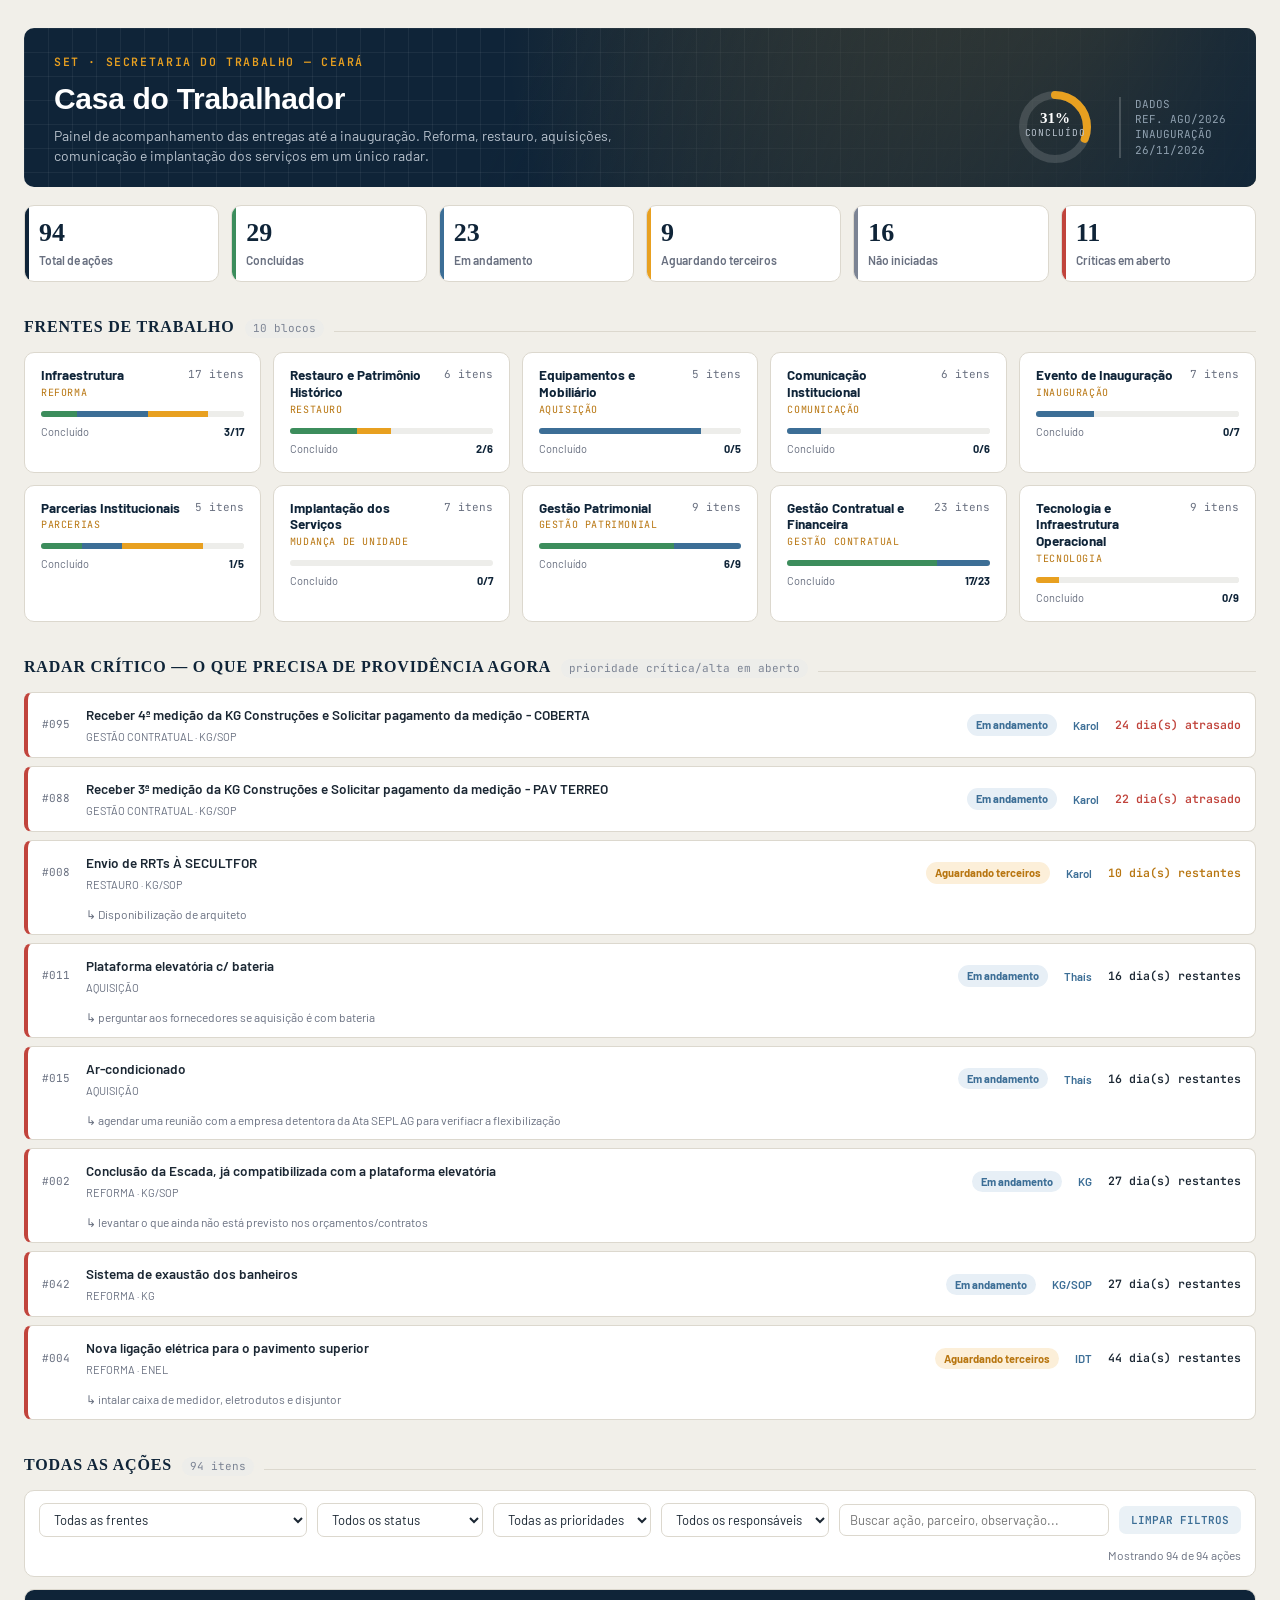
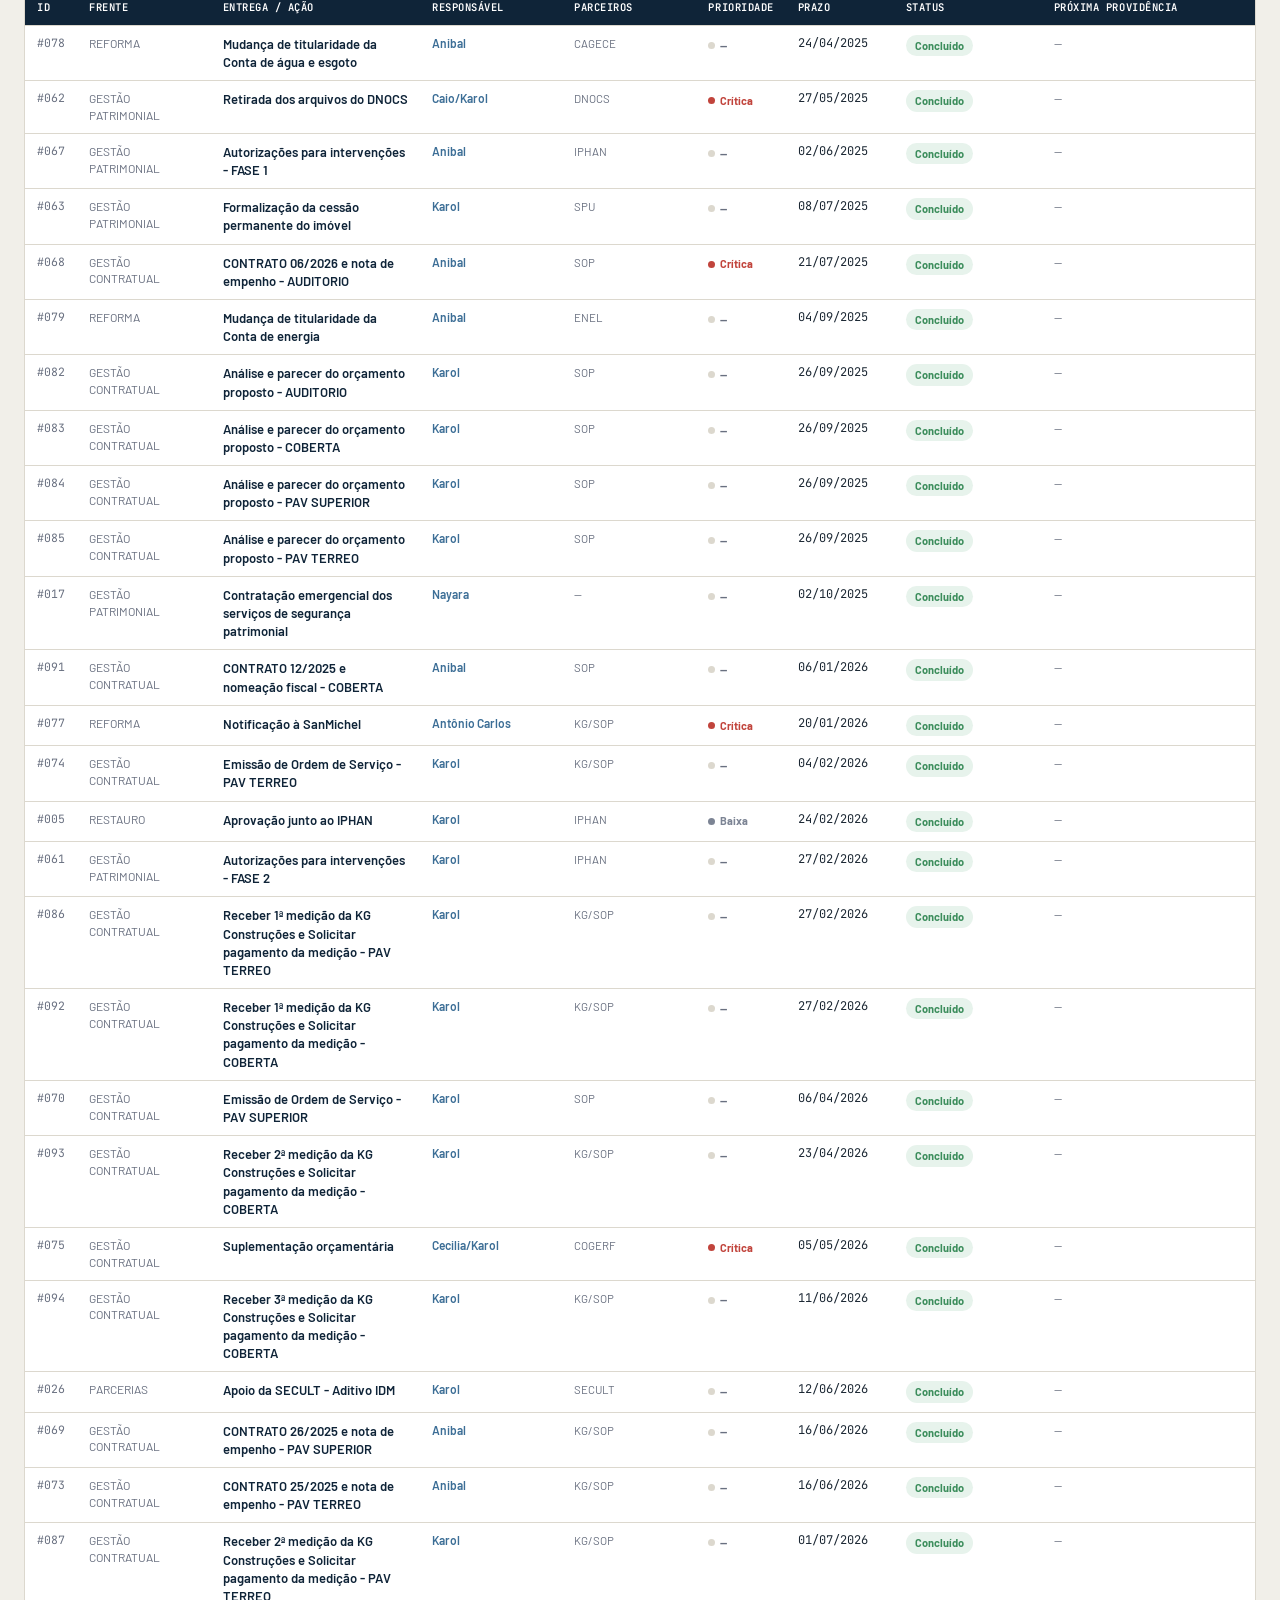
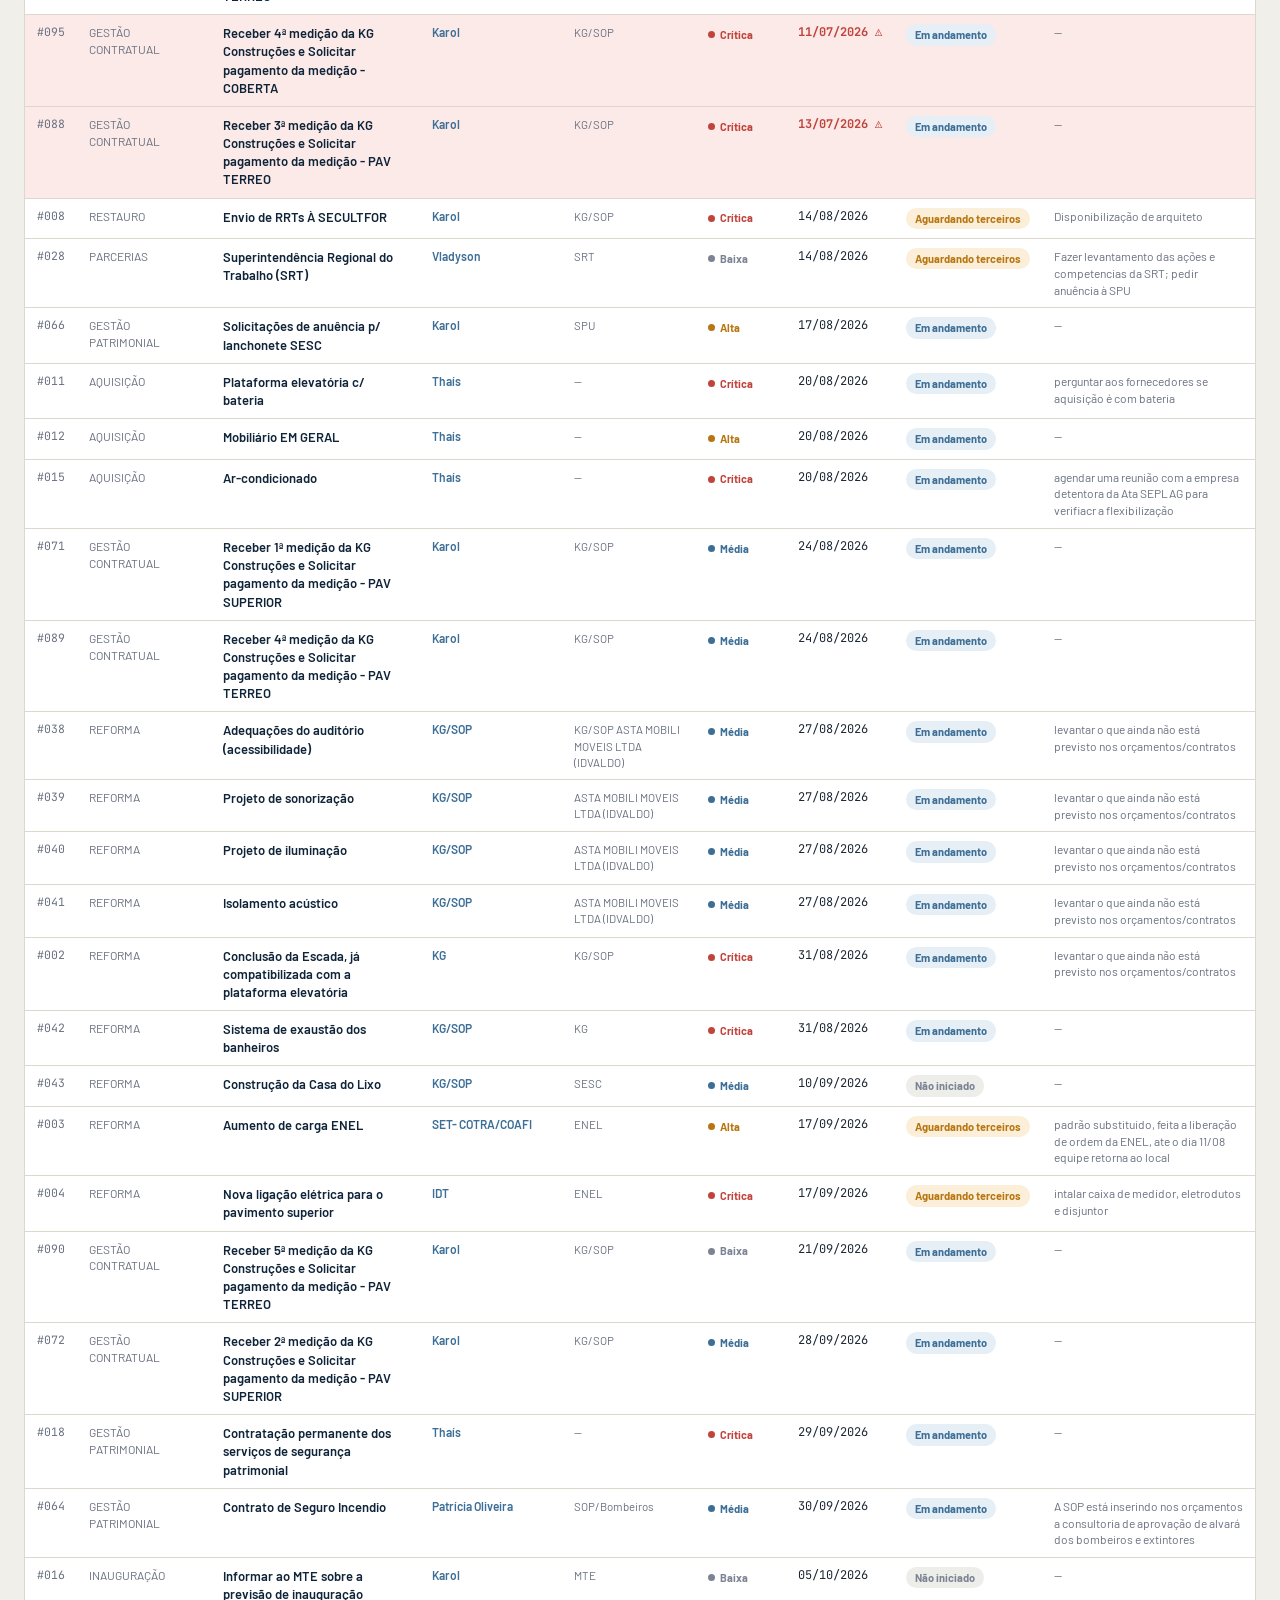
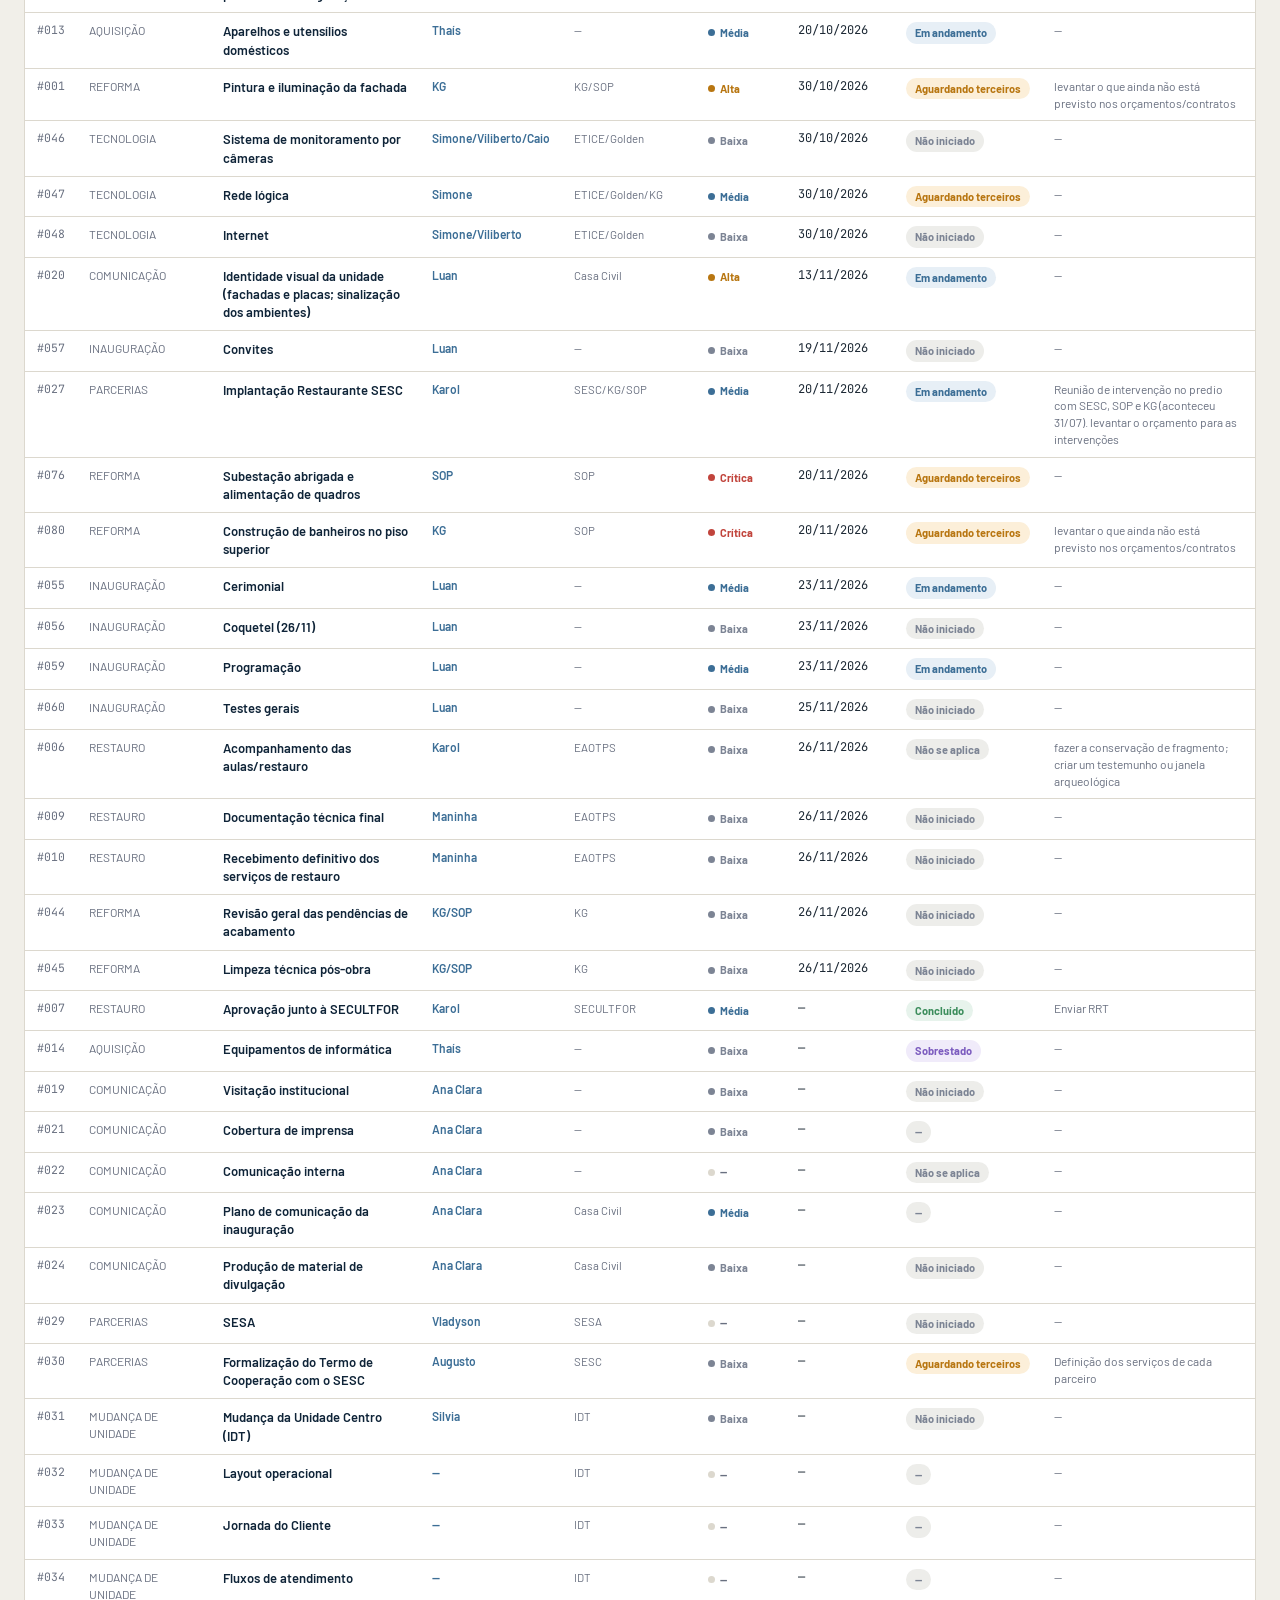
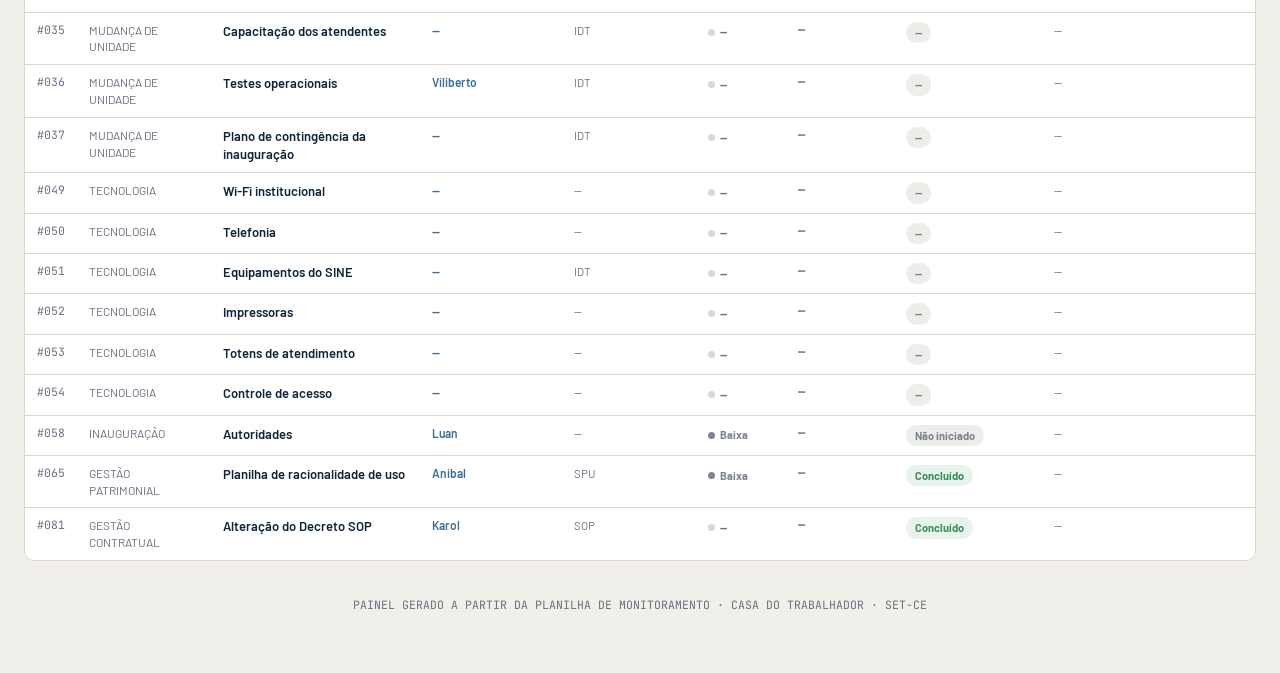
<file: Painel_Casa_do_Trabalhador.html>
<!DOCTYPE html>
<html lang="pt-BR">
<head>
<meta charset="UTF-8">
<meta name="viewport" content="width=device-width, initial-scale=1.0">
<title>Casa do Trabalhador — Painel de Acompanhamento</title>
<link rel="preconnect" href="https://fonts.googleapis.com">
<link href="https://fonts.googleapis.com/css2?family=Archivo+Expanded:wght@600;700;800&family=Barlow:ital,wght@0,400;0,500;0,600;0,700;1,500&family=JetBrains+Mono:wght@400;500;600&display=swap" rel="stylesheet">
<style>
  :root{
    --ink:#0F2438;
    --steel:#3C6E96;
    --steel-light:#EAF1F6;
    --amber:#E8A020;
    --amber-dark:#B87611;
    --concrete:#7C8494;
    --paper:#F1EFE9;
    --card:#FFFFFF;
    --line:#DCD8CE;
    --green:#3C8D5C;
    --green-bg:#E7F3EC;
    --red:#C1443C;
    --red-bg:#FBEAE8;
    --gray-bg:#EDEDEA;
    --blue-bg:#E7EFF6;
    --purple:#7C5CBF;
    --purple-bg:#F0EBFA;
    --text:#1B2733;
    --muted:#697080;
    --radius:10px;
  }
  *{box-sizing:border-box;}
  body{
    margin:0;
    background:var(--paper);
    color:var(--text);
    font-family:'Barlow', sans-serif;
    font-size:15px;
    line-height:1.4;
  }
  .wrap{max-width:1320px;margin:0 auto;padding:28px 24px 60px;}

  /* ---------- HEADER (blueprint style) ---------- */
  header.top{
    background:var(--ink);
    color:#fff;
    border-radius:var(--radius);
    padding:26px 30px 22px;
    position:relative;
    overflow:hidden;
    background-image:
      linear-gradient(rgba(255,255,255,0.055) 1px, transparent 1px),
      linear-gradient(90deg, rgba(255,255,255,0.055) 1px, transparent 1px);
    background-size:24px 24px;
  }
  header.top::after{
    content:"";
    position:absolute; inset:0;
    background:linear-gradient(115deg, rgba(15,36,56,0.0) 40%, rgba(15,36,56,0.92) 100%), radial-gradient(circle at 88% -10%, rgba(232,160,32,0.35), transparent 55%);
    pointer-events:none;
  }
  .top-inner{position:relative; z-index:1; display:flex; justify-content:space-between; align-items:flex-end; flex-wrap:wrap; gap:18px;}
  .eyebrow{
    font-family:'JetBrains Mono', monospace;
    font-size:11.5px; letter-spacing:.14em; text-transform:uppercase;
    color:var(--amber); font-weight:600; margin-bottom:8px;
  }
  h1{
    font-family:'Archivo Expanded', sans-serif;
    font-weight:800;
    font-size:30px;
    margin:0 0 6px;
    letter-spacing:-.01em;
  }
  .sub{color:#B9C3CE; font-size:14px; max-width:560px;}
  .top-meta{
    display:flex; gap:26px; align-items:center;
  }
  .ring-wrap{display:flex; flex-direction:column; align-items:center; gap:2px;}
  .ring-num{font-family:'Archivo Expanded'; font-size:15px; font-weight:800; fill:#fff;}
  .ring-label{font-family:'JetBrains Mono', monospace; font-size:9.5px; color:#B9C3CE; letter-spacing:.08em; text-transform:uppercase;}
  .updated{
    font-family:'JetBrains Mono', monospace; font-size:11px; color:#8FA0AF;
    border-left:2px solid rgba(255,255,255,0.18); padding-left:14px;
  }

  /* ---------- KPI ROW ---------- */
  .kpis{display:grid; grid-template-columns:repeat(6,1fr); gap:12px; margin-top:18px;}
  .kpi{
    background:var(--card); border:1px solid var(--line); border-radius:var(--radius);
    padding:14px 14px 12px; position:relative; overflow:hidden;
  }
  .kpi::before{content:""; position:absolute; left:0; top:0; bottom:0; width:4px; background:var(--bar,#ccc);}
  .kpi .num{font-family:'Archivo Expanded'; font-size:26px; font-weight:800; color:var(--ink); line-height:1;}
  .kpi .lbl{font-size:12px; color:var(--muted); margin-top:6px; font-weight:600;}
  .kpi.total{--bar:var(--ink);}
  .kpi.done{--bar:var(--green);}
  .kpi.progress{--bar:var(--steel);}
  .kpi.waiting{--bar:var(--amber);}
  .kpi.notstarted{--bar:var(--concrete);}
  .kpi.critical{--bar:var(--red);}

  /* ---------- SECTION TITLES ---------- */
  .section-title{
    display:flex; align-items:baseline; gap:10px; margin:34px 0 14px;
  }
  .section-title h2{
    font-family:'Archivo Expanded'; font-size:16px; text-transform:uppercase; letter-spacing:.05em;
    margin:0; color:var(--ink);
  }
  .section-title .tag{
    font-family:'JetBrains Mono', monospace; font-size:11px; color:var(--concrete);
    background:var(--gray-bg); padding:2px 8px; border-radius:20px;
  }
  .section-title .rule{flex:1; height:1px; background:var(--line);}

  /* ---------- BLOCOS (frentes) ---------- */
  .blocks{display:grid; grid-template-columns:repeat(auto-fill, minmax(230px,1fr)); gap:12px;}
  .block{
    background:var(--card); border:1px solid var(--line); border-radius:var(--radius);
    padding:14px 16px 15px; cursor:pointer; transition:box-shadow .15s, border-color .15s, transform .1s;
  }
  .block:hover{box-shadow:0 4px 14px rgba(15,36,56,0.10); transform:translateY(-1px);}
  .block.active{border-color:var(--steel); box-shadow:0 0 0 2px var(--steel-light) inset, 0 4px 14px rgba(15,36,56,0.10);}
  .block-top{display:flex; justify-content:space-between; align-items:flex-start; gap:8px;}
  .block-name{font-weight:700; font-size:13.5px; color:var(--ink); line-height:1.25;}
  .block-count{font-family:'JetBrains Mono'; font-size:11px; color:var(--muted); white-space:nowrap;}
  .block-alt{font-family:'JetBrains Mono', monospace; font-size:10px; color:var(--amber-dark); text-transform:uppercase; letter-spacing:.06em; margin-top:2px;}
  .block-bar{height:6px; border-radius:4px; background:var(--gray-bg); margin-top:11px; overflow:hidden; display:flex;}
  .block-bar span{height:100%;}
  .block-foot{display:flex; justify-content:space-between; margin-top:7px; font-size:11px; color:var(--muted);}
  .block-foot b{color:var(--ink); font-weight:700;}

  /* ---------- RADAR CRITICO ---------- */
  .radar{display:flex; flex-direction:column; gap:8px;}
  .radar-item{
    background:var(--card); border:1px solid var(--line); border-left:4px solid var(--red);
    border-radius:8px; padding:11px 14px; display:grid; grid-template-columns:auto 1fr auto auto auto; gap:16px; align-items:center;
  }
  .radar-item.warn{border-left-color:var(--amber);}
  .radar-id{font-family:'JetBrains Mono'; font-size:11px; color:var(--muted);}
  .radar-name{font-weight:600; font-size:13.5px;}
  .radar-frente{font-size:11px; color:var(--muted);}
  .radar-days{font-family:'JetBrains Mono'; font-size:11.5px; font-weight:600; white-space:nowrap;}
  .radar-days.late{color:var(--red);}
  .radar-days.soon{color:var(--amber-dark);}
  .radar-resp{font-size:11.5px; color:var(--steel); font-weight:600; white-space:nowrap;}
  .radar-next{font-size:12px; color:var(--muted); grid-column:2/3; margin-top:-4px;}
  .radar-empty{color:var(--muted); font-size:13px; padding:14px; text-align:center; background:var(--card); border:1px dashed var(--line); border-radius:8px;}

  /* ---------- FILTERS ---------- */
  .filters{
    display:flex; flex-wrap:wrap; gap:10px; align-items:center;
    background:var(--card); border:1px solid var(--line); border-radius:var(--radius);
    padding:12px 14px; margin-top:14px;
  }
  .filters select, .filters input[type=text]{
    font-family:'Barlow'; font-size:13px; padding:7px 10px; border-radius:7px; border:1px solid var(--line);
    background:#fff; color:var(--text); min-width:130px;
  }
  .filters input[type=text]{min-width:220px; flex:1;}
  .filters .clear{
    font-family:'JetBrains Mono'; font-size:11px; color:var(--steel); cursor:pointer; background:var(--steel-light);
    border:none; padding:7px 12px; border-radius:7px; font-weight:600;
  }
  .filters .clear:hover{background:#dfe9f1;}
  .count-showing{font-size:12px; color:var(--muted); margin-left:auto; white-space:nowrap;}

  /* ---------- TABLE ---------- */
  .table-scroll{margin-top:12px; border:1px solid var(--line); border-radius:var(--radius); overflow:auto; background:var(--card);}
  table{border-collapse:collapse; width:100%; min-width:1100px; font-size:13px;}
  thead th{
    position:sticky; top:0; background:var(--ink); color:#fff; text-align:left; padding:10px 12px;
    font-family:'JetBrains Mono'; font-size:10.5px; text-transform:uppercase; letter-spacing:.05em; font-weight:600;
    cursor:pointer; user-select:none; white-space:nowrap;
  }
  thead th:hover{background:#193049;}
  thead th.sorted::after{content:" ▾"; color:var(--amber);}
  tbody tr{border-top:1px solid var(--line);}
  tbody tr:hover{background:var(--paper);}
  tbody tr.overdue{background:var(--red-bg);}
  tbody tr.overdue:hover{background:#f7dcd9;}
  td{padding:9px 12px; vertical-align:top;}
  td.id{font-family:'JetBrains Mono'; color:var(--muted); font-size:11.5px;}
  td.entrega{font-weight:600; color:var(--ink); max-width:230px;}
  td.frente-cell{font-size:12px; color:var(--muted); max-width:150px;}
  td.prazo{font-family:'JetBrains Mono'; font-size:12px; white-space:nowrap;}
  td.prazo.late{color:var(--red); font-weight:700;}
  td.next{font-size:12px; color:var(--muted); max-width:230px;}
  td.resp{font-size:12px; font-weight:600; color:var(--steel);}
  td.parc{font-size:11.5px; color:var(--muted); max-width:140px;}

  .badge{display:inline-block; padding:3px 9px; border-radius:20px; font-size:11px; font-weight:700; white-space:nowrap;}
  .st-Concluído{background:var(--green-bg); color:var(--green);}
  .st-Em_andamento{background:var(--blue-bg); color:var(--steel);}
  .st-Aguardando_terceiros{background:#FCEFD9; color:var(--amber-dark);}
  .st-Não_iniciado{background:var(--gray-bg); color:var(--concrete);}
  .st-Sobrestado{background:var(--purple-bg); color:var(--purple);}
  .st-Não_se_aplica{background:var(--gray-bg); color:var(--concrete);}
  .st-none{background:var(--gray-bg); color:var(--concrete);}

  .prio{font-size:11px; font-weight:700; display:inline-flex; align-items:center; gap:5px;}
  .prio::before{content:""; width:7px; height:7px; border-radius:50%; display:inline-block;}
  .prio-Crítica::before{background:var(--red);}
  .prio-Crítica{color:var(--red);}
  .prio-Alta::before{background:var(--amber-dark);}
  .prio-Alta{color:var(--amber-dark);}
  .prio-Média::before{background:var(--steel);}
  .prio-Média{color:var(--steel);}
  .prio-Baixa::before{background:var(--concrete);}
  .prio-Baixa{color:var(--concrete);}
  .prio-none::before{background:var(--line);}
  .prio-none{color:var(--muted);}

  footer{margin-top:36px; text-align:center; font-size:11.5px; color:var(--muted); font-family:'JetBrains Mono';}

  @media (max-width: 980px){
    .kpis{grid-template-columns:repeat(3,1fr);}
    .top-inner{flex-direction:column; align-items:flex-start;}
  }
  @media (max-width: 600px){
    .kpis{grid-template-columns:repeat(2,1fr);}
    .wrap{padding:16px 12px 40px;}
  }
</style>
</head>
<body>
<div class="wrap">

  <header class="top">
    <div class="top-inner">
      <div>
        <div class="eyebrow">SET · Secretaria do Trabalho — Ceará</div>
        <h1>Casa do Trabalhador</h1>
        <div class="sub">Painel de acompanhamento das entregas até a inauguração. Reforma, restauro, aquisições, comunicação e implantação dos serviços em um único radar.</div>
      </div>
      <div class="top-meta">
        <svg width="76" height="76" viewBox="0 0 76 76" id="ringSvg">
          <circle cx="38" cy="38" r="32" fill="none" stroke="rgba(255,255,255,0.14)" stroke-width="8"/>
          <circle id="ringProgress" cx="38" cy="38" r="32" fill="none" stroke="#E8A020" stroke-width="8" stroke-linecap="round" transform="rotate(-90 38 38)"/>
          <text x="38" y="34" text-anchor="middle" class="ring-num" id="ringPct">0%</text>
          <text x="38" y="47" text-anchor="middle" class="ring-label" font-family="JetBrains Mono" font-size="8" fill="#B9C3CE">CONCLUÍDO</text>
        </svg>
        <div class="updated">DADOS<br>REF. AGO/2026<br>INAUGURAÇÃO<br>26/11/2026</div>
      </div>
    </div>
  </header>

  <div class="kpis" id="kpiRow"></div>

  <div class="section-title">
    <h2>Frentes de trabalho</h2>
    <span class="tag" id="frenteTag">10 blocos</span>
    <div class="rule"></div>
  </div>
  <div class="blocks" id="blocksRow"></div>

  <div class="section-title">
    <h2>Radar crítico — o que precisa de providência agora</h2>
    <span class="tag">prioridade crítica/alta em aberto</span>
    <div class="rule"></div>
  </div>
  <div class="radar" id="radarList"></div>

  <div class="section-title">
    <h2>Todas as ações</h2>
    <span class="tag" id="tableTag">94 itens</span>
    <div class="rule"></div>
  </div>

  <div class="filters">
    <select id="fFrente"><option value="">Todas as frentes</option></select>
    <select id="fStatus"><option value="">Todos os status</option></select>
    <select id="fPrio"><option value="">Todas as prioridades</option></select>
    <select id="fResp"><option value="">Todos os responsáveis</option></select>
    <input type="text" id="fSearch" placeholder="Buscar ação, parceiro, observação...">
    <button class="clear" id="clearFilters">LIMPAR FILTROS</button>
    <span class="count-showing" id="countShowing"></span>
  </div>

  <div class="table-scroll">
    <table id="mainTable">
      <thead>
        <tr>
          <th data-key="id">ID</th>
          <th data-key="frente">Frente</th>
          <th data-key="entrega">Entrega / Ação</th>
          <th data-key="responsavel">Responsável</th>
          <th data-key="parceiros">Parceiros</th>
          <th data-key="prioridade">Prioridade</th>
          <th data-key="prazo">Prazo</th>
          <th data-key="status">Status</th>
          <th data-key="proxima">Próxima providência</th>
        </tr>
      </thead>
      <tbody id="tableBody"></tbody>
    </table>
  </div>

  <footer>PAINEL GERADO A PARTIR DA PLANILHA DE MONITORAMENTO · CASA DO TRABALHADOR · SET-CE</footer>
</div>

<script id="rawData" type="application/json">
[{"id": "001", "frente": "Infraestrutura", "entrega": "Pintura e iluminação da fachada", "inicio": "2026-04-01", "nup": null, "responsavel": "KG", "parceiros": "KG/SOP", "prioridade": "Alta", "prazo": "2026-10-30", "status": "Aguardando terceiros", "proxima": "levantar o que ainda não está previsto nos orçamentos/contratos ", "obs": null}, {"id": "002", "frente": "Infraestrutura", "entrega": "Conclusão da Escada, já compatibilizada com a plataforma elevatória", "inicio": "2026-04-01", "nup": null, "responsavel": "KG", "parceiros": "KG/SOP", "prioridade": "Crítica", "prazo": "2026-08-31", "status": "Em andamento", "proxima": "levantar o que ainda não está previsto nos orçamentos/contratos ", "obs": null}, {"id": "003", "frente": "Infraestrutura", "entrega": "Aumento de carga ENEL", "inicio": "2026-03-17", "nup": "59000.000612/2026-92", "responsavel": "SET- COTRA/COAFI", "parceiros": "ENEL", "prioridade": "Alta", "prazo": "2026-09-17", "status": "Aguardando terceiros", "proxima": "padrão substituido, feita a liberação de ordem da ENEL, ate o dia 11/08 equipe retorna ao local", "obs": "OS 998809560"}, {"id": "004", "frente": "Infraestrutura", "entrega": "Nova ligação elétrica para o pavimento superior", "inicio": "2026-03-17", "nup": "59000.000612/2026-92", "responsavel": "IDT", "parceiros": "ENEL", "prioridade": "Crítica", "prazo": "2026-09-17", "status": "Aguardando terceiros", "proxima": "intalar caixa de medidor, eletrodutos e disjuntor", "obs": null}, {"id": "005", "frente": "Restauro e Patrimônio Histórico", "entrega": "Aprovação junto ao IPHAN", "inicio": "2026-02-10", "nup": "59000.000229/2026-34", "responsavel": "Karol", "parceiros": "IPHAN", "prioridade": "Baixa", "prazo": "2026-02-24", "status": "Concluído", "proxima": null, "obs": "Parecer Técnico n o 13/2026/DIVTEC IPHAN-CE/IPHAN (PROJETOS)"}, {"id": "006", "frente": "Restauro e Patrimônio Histórico", "entrega": "Acompanhamento das aulas/restauro", "inicio": "2026-06-01", "nup": null, "responsavel": "Karol", "parceiros": "EAOTPS", "prioridade": "Baixa", "prazo": "2026-11-26", "status": "Não se aplica", "proxima": "fazer a conservação de fragmento; criar um testemunho ou janela arqueológica", "obs": null}, {"id": "007", "frente": "Restauro e Patrimônio Histórico", "entrega": "Aprovação junto à SECULTFOR", "inicio": "2026-06-08", "nup": null, "responsavel": "Karol", "parceiros": "SECULTFOR", "prioridade": "Média", "prazo": null, "status": "Concluído", "proxima": "Enviar RRT", "obs": null}, {"id": "008", "frente": "Restauro e Patrimônio Histórico", "entrega": "Envio de RRTs À SECULTFOR", "inicio": "2026-03-12", "nup": "59000.000403/2026-49", "responsavel": "Karol", "parceiros": "KG/SOP", "prioridade": "Crítica", "prazo": "2026-08-14", "status": "Aguardando terceiros", "proxima": "Disponibilização de arquiteto", "obs": null}, {"id": "009", "frente": "Restauro e Patrimônio Histórico", "entrega": "Documentação técnica final", "inicio": "2026-11-20", "nup": null, "responsavel": "Maninha", "parceiros": "EAOTPS", "prioridade": "Baixa", "prazo": "2026-11-26", "status": "Não iniciado", "proxima": null, "obs": null}, {"id": "010", "frente": "Restauro e Patrimônio Histórico", "entrega": "Recebimento definitivo dos serviços de restauro", "inicio": "2026-11-20", "nup": null, "responsavel": "Maninha", "parceiros": "EAOTPS", "prioridade": "Baixa", "prazo": "2026-11-26", "status": "Não iniciado", "proxima": null, "obs": null}, {"id": "011", "frente": "Equipamentos e Mobiliário", "entrega": "Plataforma elevatória c/ bateria", "inicio": "2024-07-08", "nup": "59000.000642/2025-18", "responsavel": "Thaís", "parceiros": null, "prioridade": "Crítica", "prazo": "2026-08-20", "status": "Em andamento", "proxima": "perguntar aos fornecedores se aquisição é com bateria", "obs": null}, {"id": "012", "frente": "Equipamentos e Mobiliário", "entrega": "Mobiliário EM GERAL", "inicio": "2024-07-08", "nup": "59000.000320/2025-79", "responsavel": "Thaís", "parceiros": null, "prioridade": "Alta", "prazo": "2026-08-20", "status": "Em andamento", "proxima": null, "obs": null}, {"id": "013", "frente": "Equipamentos e Mobiliário", "entrega": "Aparelhos e utensílios domésticos", "inicio": "2024-07-08", "nup": "59000.000369/2025-21", "responsavel": "Thaís", "parceiros": null, "prioridade": "Média", "prazo": "2026-10-20", "status": "Em andamento", "proxima": null, "obs": null}, {"id": "014", "frente": "Equipamentos e Mobiliário", "entrega": "Equipamentos de informática", "inicio": "2025-05-06", "nup": " 59000.000493/2025-97", "responsavel": "Thaís", "parceiros": null, "prioridade": "Baixa", "prazo": null, "status": "Sobrestado", "proxima": null, "obs": null}, {"id": "015", "frente": "Equipamentos e Mobiliário", "entrega": "Ar-condicionado", "inicio": "2025-03-27", "nup": "59000.000133/2026-76\n59000.000275/2026-33\n59000.000548/2026-40", "responsavel": "Thaís", "parceiros": null, "prioridade": "Crítica", "prazo": "2026-08-20", "status": "Em andamento", "proxima": "agendar uma reunião com a empresa detentora da Ata SEPLAG para verifiacr a flexibilização", "obs": "a infraestrutura atualmente instalada contempla tubulações dimensionadas para equipamentos de 18.000 e 24.000 BTUs, enquanto a previsão de aquisição considera equipamentos de 36.000 BTUs"}, {"id": "016", "frente": "Evento de Inauguração", "entrega": "Informar ao MTE sobre a previsão de inauguração", "inicio": "2025-02-14", "nup": "59000.000223/2025-86", "responsavel": "Karol", "parceiros": "MTE", "prioridade": "Baixa", "prazo": "2026-10-05", "status": "Não iniciado", "proxima": null, "obs": null}, {"id": "017", "frente": "Gestão Patrimonial", "entrega": "Contratação emergencial dos serviços de segurança patrimonial", "inicio": "2025-07-07", "nup": "59000.000766/2025-01\n59400.006331/2023-98", "responsavel": "Nayara", "parceiros": null, "prioridade": null, "prazo": "2025-10-02", "status": "Concluído", "proxima": null, "obs": null}, {"id": "018", "frente": "Gestão Patrimonial", "entrega": "Contratação permanente dos serviços de segurança patrimonial", "inicio": "2024-07-29", "nup": "59000.000523/2024-84", "responsavel": "Thaís", "parceiros": null, "prioridade": "Crítica", "prazo": "2026-09-29", "status": "Em andamento", "proxima": null, "obs": null}, {"id": "019", "frente": "Comunicação Institucional", "entrega": "Visitação institucional", "inicio": "2026-07-13", "nup": null, "responsavel": "Ana Clara", "parceiros": null, "prioridade": "Baixa", "prazo": null, "status": "Não iniciado", "proxima": null, "obs": null}, {"id": "020", "frente": "Comunicação Institucional", "entrega": "Identidade visual da unidade (fachadas e placas; sinalização dos ambientes)", "inicio": "2026-03-02", "nup": null, "responsavel": "Luan", "parceiros": "Casa Civil", "prioridade": "Alta", "prazo": "2026-11-13", "status": "Em andamento", "proxima": null, "obs": null}, {"id": "021", "frente": "Comunicação Institucional", "entrega": "Cobertura de imprensa", "inicio": null, "nup": null, "responsavel": "Ana Clara", "parceiros": null, "prioridade": "Baixa", "prazo": null, "status": null, "proxima": null, "obs": null}, {"id": "022", "frente": "Comunicação Institucional", "entrega": "Comunicação interna", "inicio": null, "nup": null, "responsavel": "Ana Clara", "parceiros": null, "prioridade": null, "prazo": null, "status": "Não se aplica", "proxima": null, "obs": null}, {"id": "023", "frente": "Comunicação Institucional", "entrega": "Plano de comunicação da inauguração", "inicio": null, "nup": null, "responsavel": "Ana Clara", "parceiros": "Casa Civil", "prioridade": "Média", "prazo": null, "status": null, "proxima": null, "obs": null}, {"id": "024", "frente": "Comunicação Institucional", "entrega": "Produção de material de divulgação", "inicio": null, "nup": null, "responsavel": "Ana Clara", "parceiros": "Casa Civil", "prioridade": "Baixa", "prazo": null, "status": "Não iniciado", "proxima": null, "obs": null}, {"id": "026", "frente": "Parcerias Institucionais", "entrega": "Apoio da SECULT - Aditivo IDM", "inicio": "2025-07-15", "nup": "59000.000811/2025-10", "responsavel": "Karol", "parceiros": "SECULT", "prioridade": null, "prazo": "2026-06-12", "status": "Concluído", "proxima": null, "obs": null}, {"id": "027", "frente": "Parcerias Institucionais", "entrega": "Implantação Restaurante SESC", "inicio": "2026-04-01", "nup": null, "responsavel": "Karol", "parceiros": "SESC/KG/SOP", "prioridade": "Média", "prazo": "2026-11-20", "status": "Em andamento", "proxima": "Reunião de intervenção no predio com SESC, SOP e KG (aconteceu 31/07). levantar o orçamento para as intervenções ", "obs": null}, {"id": "028", "frente": "Parcerias Institucionais", "entrega": "Superintendência Regional do Trabalho (SRT)", "inicio": "2026-07-30", "nup": null, "responsavel": "Vladyson", "parceiros": "SRT", "prioridade": "Baixa", "prazo": "2026-08-14", "status": "Aguardando terceiros", "proxima": "Fazer levantamento das ações e competencias da SRT; pedir anuência à SPU", "obs": null}, {"id": "029", "frente": "Parcerias Institucionais", "entrega": "SESA", "inicio": null, "nup": null, "responsavel": "Vladyson", "parceiros": "SESA", "prioridade": null, "prazo": null, "status": "Não iniciado", "proxima": null, "obs": null}, {"id": "030", "frente": "Parcerias Institucionais", "entrega": "Formalização do Termo de Cooperação com o SESC", "inicio": null, "nup": null, "responsavel": "Augusto", "parceiros": "SESC", "prioridade": "Baixa", "prazo": null, "status": "Aguardando terceiros", "proxima": "Definição dos serviços de cada parceiro", "obs": null}, {"id": "031", "frente": "Implantação dos Serviços", "entrega": "Mudança da Unidade Centro (IDT)", "inicio": null, "nup": null, "responsavel": "Silvia", "parceiros": "IDT", "prioridade": "Baixa", "prazo": null, "status": "Não iniciado", "proxima": null, "obs": null}, {"id": "032", "frente": "Implantação dos Serviços", "entrega": "Layout operacional", "inicio": null, "nup": null, "responsavel": null, "parceiros": "IDT", "prioridade": null, "prazo": null, "status": null, "proxima": null, "obs": null}, {"id": "033", "frente": "Implantação dos Serviços", "entrega": "Jornada do Cliente", "inicio": null, "nup": null, "responsavel": null, "parceiros": "IDT", "prioridade": null, "prazo": null, "status": null, "proxima": null, "obs": null}, {"id": "034", "frente": "Implantação dos Serviços", "entrega": "Fluxos de atendimento", "inicio": null, "nup": null, "responsavel": null, "parceiros": "IDT", "prioridade": null, "prazo": null, "status": null, "proxima": null, "obs": null}, {"id": "035", "frente": "Implantação dos Serviços", "entrega": "Capacitação dos atendentes", "inicio": null, "nup": null, "responsavel": null, "parceiros": "IDT", "prioridade": null, "prazo": null, "status": null, "proxima": null, "obs": null}, {"id": "036", "frente": "Implantação dos Serviços", "entrega": "Testes operacionais", "inicio": null, "nup": null, "responsavel": "Viliberto", "parceiros": "IDT", "prioridade": null, "prazo": null, "status": null, "proxima": null, "obs": null}, {"id": "037", "frente": "Implantação dos Serviços", "entrega": "Plano de contingência da inauguração", "inicio": null, "nup": null, "responsavel": null, "parceiros": "IDT", "prioridade": null, "prazo": null, "status": null, "proxima": null, "obs": null}, {"id": "038", "frente": "Infraestrutura", "entrega": "Adequações do auditório (acessibilidade)", "inicio": "2026-07-27", "nup": null, "responsavel": "KG/SOP", "parceiros": "KG/SOP\nASTA MOBILI MOVEIS LTDA (IDVALDO)", "prioridade": "Média", "prazo": "2026-08-27", "status": "Em andamento", "proxima": "levantar o que ainda não está previsto nos orçamentos/contratos ", "obs": null}, {"id": "039", "frente": "Infraestrutura", "entrega": "Projeto de sonorização", "inicio": "2026-07-27", "nup": null, "responsavel": "KG/SOP", "parceiros": "ASTA MOBILI MOVEIS LTDA (IDVALDO)", "prioridade": "Média", "prazo": "2026-08-27", "status": "Em andamento", "proxima": "levantar o que ainda não está previsto nos orçamentos/contratos ", "obs": null}, {"id": "040", "frente": "Infraestrutura", "entrega": "Projeto de iluminação", "inicio": "2026-07-27", "nup": null, "responsavel": "KG/SOP", "parceiros": "ASTA MOBILI MOVEIS LTDA (IDVALDO)", "prioridade": "Média", "prazo": "2026-08-27", "status": "Em andamento", "proxima": "levantar o que ainda não está previsto nos orçamentos/contratos ", "obs": null}, {"id": "041", "frente": "Infraestrutura", "entrega": "Isolamento acústico", "inicio": "2026-07-27", "nup": null, "responsavel": "KG/SOP", "parceiros": "ASTA MOBILI MOVEIS LTDA (IDVALDO)", "prioridade": "Média", "prazo": "2026-08-27", "status": "Em andamento", "proxima": "levantar o que ainda não está previsto nos orçamentos/contratos ", "obs": null}, {"id": "042", "frente": "Infraestrutura", "entrega": "Sistema de exaustão dos banheiros", "inicio": "2026-07-22", "nup": null, "responsavel": "KG/SOP", "parceiros": "KG", "prioridade": "Crítica", "prazo": "2026-08-31", "status": "Em andamento", "proxima": null, "obs": null}, {"id": "043", "frente": "Infraestrutura", "entrega": "Construção da Casa do Lixo", "inicio": "2026-09-01", "nup": null, "responsavel": "KG/SOP", "parceiros": "SESC", "prioridade": "Média", "prazo": "2026-09-10", "status": "Não iniciado", "proxima": null, "obs": null}, {"id": "044", "frente": "Infraestrutura", "entrega": "Revisão geral das pendências de acabamento", "inicio": "2026-11-02", "nup": null, "responsavel": "KG/SOP", "parceiros": "KG", "prioridade": "Baixa", "prazo": "2026-11-26", "status": "Não iniciado", "proxima": null, "obs": null}, {"id": "045", "frente": "Infraestrutura", "entrega": "Limpeza técnica pós-obra", "inicio": "2026-11-16", "nup": null, "responsavel": "KG/SOP", "parceiros": "KG", "prioridade": "Baixa", "prazo": "2026-11-26", "status": "Não iniciado", "proxima": null, "obs": null}, {"id": "046", "frente": "Tecnologia e Infraestrutura Operacional", "entrega": "Sistema de monitoramento por câmeras", "inicio": "2026-03-12", "nup": null, "responsavel": "Simone/Viliberto/Caio", "parceiros": "ETICE/Golden", "prioridade": "Baixa", "prazo": "2026-10-30", "status": "Não iniciado", "proxima": null, "obs": null}, {"id": "047", "frente": "Tecnologia e Infraestrutura Operacional", "entrega": "Rede lógica", "inicio": "2026-03-12", "nup": null, "responsavel": "Simone", "parceiros": "ETICE/Golden/KG", "prioridade": "Média", "prazo": "2026-10-30", "status": "Aguardando terceiros", "proxima": null, "obs": null}, {"id": "048", "frente": "Tecnologia e Infraestrutura Operacional", "entrega": "Internet", "inicio": "2026-03-12", "nup": null, "responsavel": "Simone/Viliberto", "parceiros": "ETICE/Golden", "prioridade": "Baixa", "prazo": "2026-10-30", "status": "Não iniciado", "proxima": null, "obs": null}, {"id": "049", "frente": "Tecnologia e Infraestrutura Operacional", "entrega": "Wi-Fi institucional", "inicio": null, "nup": null, "responsavel": null, "parceiros": null, "prioridade": null, "prazo": null, "status": null, "proxima": null, "obs": null}, {"id": "050", "frente": "Tecnologia e Infraestrutura Operacional", "entrega": "Telefonia", "inicio": null, "nup": null, "responsavel": null, "parceiros": null, "prioridade": null, "prazo": null, "status": null, "proxima": null, "obs": null}, {"id": "051", "frente": "Tecnologia e Infraestrutura Operacional", "entrega": "Equipamentos do SINE", "inicio": null, "nup": null, "responsavel": null, "parceiros": "IDT", "prioridade": null, "prazo": null, "status": null, "proxima": null, "obs": null}, {"id": "052", "frente": "Tecnologia e Infraestrutura Operacional", "entrega": "Impressoras", "inicio": null, "nup": null, "responsavel": null, "parceiros": null, "prioridade": null, "prazo": null, "status": null, "proxima": null, "obs": null}, {"id": "053", "frente": "Tecnologia e Infraestrutura Operacional", "entrega": "Totens de atendimento", "inicio": null, "nup": null, "responsavel": null, "parceiros": null, "prioridade": null, "prazo": null, "status": null, "proxima": null, "obs": null}, {"id": "054", "frente": "Tecnologia e Infraestrutura Operacional", "entrega": "Controle de acesso", "inicio": null, "nup": null, "responsavel": null, "parceiros": null, "prioridade": null, "prazo": null, "status": null, "proxima": null, "obs": null}, {"id": "055", "frente": "Evento de Inauguração", "entrega": "Cerimonial", "inicio": "2026-08-03", "nup": null, "responsavel": "Luan", "parceiros": null, "prioridade": "Média", "prazo": "2026-11-23", "status": "Em andamento", "proxima": null, "obs": null}, {"id": "056", "frente": "Evento de Inauguração", "entrega": "Coquetel (26/11)", "inicio": "2026-10-01", "nup": null, "responsavel": "Luan", "parceiros": null, "prioridade": "Baixa", "prazo": "2026-11-23", "status": "Não iniciado", "proxima": null, "obs": null}, {"id": "057", "frente": "Evento de Inauguração", "entrega": "Convites", "inicio": "2026-11-03", "nup": null, "responsavel": "Luan", "parceiros": null, "prioridade": "Baixa", "prazo": "2026-11-19", "status": "Não iniciado", "proxima": null, "obs": null}, {"id": "058", "frente": "Evento de Inauguração", "entrega": "Autoridades", "inicio": null, "nup": null, "responsavel": "Luan", "parceiros": null, "prioridade": "Baixa", "prazo": null, "status": "Não iniciado", "proxima": null, "obs": null}, {"id": "059", "frente": "Evento de Inauguração", "entrega": "Programação", "inicio": "2026-08-03", "nup": null, "responsavel": "Luan", "parceiros": null, "prioridade": "Média", "prazo": "2026-11-23", "status": "Em andamento", "proxima": null, "obs": null}, {"id": "060", "frente": "Evento de Inauguração", "entrega": "Testes gerais", "inicio": "2026-11-23", "nup": null, "responsavel": "Luan", "parceiros": null, "prioridade": "Baixa", "prazo": "2026-11-25", "status": "Não iniciado", "proxima": null, "obs": null}, {"id": "061", "frente": "Gestão Patrimonial", "entrega": "Autorizações para intervenções - FASE 2", "inicio": "2026-02-24", "nup": "59000.000287/2026-68", "responsavel": "Karol", "parceiros": "IPHAN", "prioridade": null, "prazo": "2026-02-27", "status": "Concluído", "proxima": null, "obs": null}, {"id": "062", "frente": "Gestão Patrimonial", "entrega": "Retirada dos arquivos do DNOCS", "inicio": "2025-11-24", "nup": "59000.001398/2025-19", "responsavel": "Caio/Karol", "parceiros": "DNOCS", "prioridade": "Crítica", "prazo": "2025-05-27", "status": "Concluído", "proxima": null, "obs": null}, {"id": "063", "frente": "Gestão Patrimonial", "entrega": "Formalização da cessão permanente do imóvel", "inicio": "2025-07-02", "nup": "59000.000716/2025-16\n19739.034066/2024-82", "responsavel": "Karol", "parceiros": "SPU", "prioridade": null, "prazo": "2025-07-08", "status": "Concluído", "proxima": null, "obs": null}, {"id": "064", "frente": "Gestão Patrimonial", "entrega": "Contrato de Seguro Incendio", "inicio": "2026-06-10", "nup": "59000.001098/2026-11", "responsavel": "Patrícia Oliveira", "parceiros": "SOP/Bombeiros", "prioridade": "Média", "prazo": "2026-09-30", "status": "Em andamento", "proxima": "A SOP está inserindo nos orçamentos a consultoria de aprovação de alvará dos bombeiros e extintores", "obs": null}, {"id": "065", "frente": "Gestão Patrimonial", "entrega": "Planilha de racionalidade de uso", "inicio": "2025-01-24", "nup": null, "responsavel": "Anibal", "parceiros": "SPU", "prioridade": "Baixa", "prazo": null, "status": "Concluído", "proxima": null, "obs": null}, {"id": "066", "frente": "Gestão Patrimonial", "entrega": "Solicitações de anuência p/ lanchonete SESC", "inicio": "2026-07-27", "nup": null, "responsavel": "Karol", "parceiros": "SPU", "prioridade": "Alta", "prazo": "2026-08-17", "status": "Em andamento", "proxima": null, "obs": null}, {"id": "067", "frente": "Gestão Patrimonial", "entrega": "Autorizações para intervenções - FASE 1", "inicio": "2025-05-26", "nup": "59000.000580/2025-44", "responsavel": "Anibal", "parceiros": "IPHAN", "prioridade": null, "prazo": "2025-06-02", "status": "Concluído", "proxima": null, "obs": null}, {"id": "068", "frente": "Gestão Contratual e Financeira", "entrega": "CONTRATO 06/2026 e nota de empenho - AUDITORIO", "inicio": "2025-11-16", "nup": "59000.001342/2025-56", "responsavel": "Anibal", "parceiros": "SOP", "prioridade": "Crítica", "prazo": "2025-07-21", "status": "Concluído", "proxima": null, "obs": null}, {"id": "069", "frente": "Gestão Contratual e Financeira", "entrega": "CONTRATO 26/2025 e nota de empenho - PAV SUPERIOR", "inicio": "2025-11-16", "nup": "59000.001340/2025-67", "responsavel": "Anibal", "parceiros": "KG/SOP", "prioridade": null, "prazo": "2026-06-16", "status": "Concluído", "proxima": null, "obs": null}, {"id": "070", "frente": "Gestão Contratual e Financeira", "entrega": "Emissão de Ordem de Serviço - PAV SUPERIOR", "inicio": "2026-03-26", "nup": "59000.000463/2026-61", "responsavel": "Karol", "parceiros": "SOP", "prioridade": null, "prazo": "2026-04-06", "status": "Concluído", "proxima": null, "obs": null}, {"id": "071", "frente": "Gestão Contratual e Financeira", "entrega": "Receber 1ª medição da KG Construções e Solicitar pagamento da medição - PAV SUPERIOR", "inicio": "2026-06-24", "nup": "59000.000993/2026-18", "responsavel": "Karol", "parceiros": "KG/SOP", "prioridade": "Média", "prazo": "2026-08-24", "status": "Em andamento", "proxima": null, "obs": null}, {"id": "072", "frente": "Gestão Contratual e Financeira", "entrega": "Receber 2ª medição da KG Construções e Solicitar pagamento da medição - PAV SUPERIOR", "inicio": "2026-07-28", "nup": "59000.001153/2026-64", "responsavel": "Karol", "parceiros": "KG/SOP", "prioridade": "Média", "prazo": "2026-09-28", "status": "Em andamento", "proxima": null, "obs": null}, {"id": "073", "frente": "Gestão Contratual e Financeira", "entrega": "CONTRATO 25/2025 e nota de empenho - PAV TERREO", "inicio": "2025-11-16", "nup": "59000.001341/2025-10", "responsavel": "Anibal", "parceiros": "KG/SOP", "prioridade": null, "prazo": "2026-06-16", "status": "Concluído", "proxima": null, "obs": null}, {"id": "074", "frente": "Gestão Contratual e Financeira", "entrega": "Emissão de Ordem de Serviço - PAV TERREO", "inicio": "2026-01-09", "nup": "59000.000044/2026-20", "responsavel": "Karol", "parceiros": "KG/SOP", "prioridade": null, "prazo": "2026-02-04", "status": "Concluído", "proxima": null, "obs": null}, {"id": "075", "frente": "Gestão Contratual e Financeira", "entrega": "Suplementação orçamentária", "inicio": "2026-03-30", "nup": "59000.000484/2026-87", "responsavel": "Cecilia/Karol", "parceiros": "COGERF", "prioridade": "Crítica", "prazo": "2026-05-05", "status": "Concluído", "proxima": null, "obs": null}, {"id": "076", "frente": "Infraestrutura", "entrega": "Subestação abrigada e alimentação de quadros", "inicio": "2026-03-17", "nup": null, "responsavel": "SOP", "parceiros": "SOP", "prioridade": "Crítica", "prazo": "2026-11-20", "status": "Aguardando terceiros", "proxima": null, "obs": null}, {"id": "077", "frente": "Infraestrutura", "entrega": "Notificação à SanMichel", "inicio": "2026-12-10", "nup": "59000.001547/2025-31", "responsavel": "Antônio Carlos", "parceiros": "KG/SOP", "prioridade": "Crítica", "prazo": "2026-01-20", "status": "Concluído", "proxima": null, "obs": null}, {"id": "078", "frente": "Infraestrutura", "entrega": "Mudança de titularidade da Conta de água e esgoto", "inicio": "2024-10-22", "nup": "59000.000798/2024-18", "responsavel": "Anibal", "parceiros": "CAGECE", "prioridade": null, "prazo": "2025-04-24", "status": "Concluído", "proxima": null, "obs": null}, {"id": "079", "frente": "Infraestrutura", "entrega": "Mudança de titularidade da Conta de energia", "inicio": "2024-10-22", "nup": "59000.000799/2024-62", "responsavel": "Anibal", "parceiros": "ENEL", "prioridade": null, "prazo": "2025-09-04", "status": "Concluído", "proxima": null, "obs": null}, {"id": "080", "frente": "Infraestrutura", "entrega": "Construção de banheiros no piso superior", "inicio": "2026-07-30", "nup": null, "responsavel": "KG", "parceiros": "SOP", "prioridade": "Crítica", "prazo": "2026-11-20", "status": "Aguardando terceiros", "proxima": "levantar o que ainda não está previsto nos orçamentos/contratos ", "obs": null}, {"id": "081", "frente": "Gestão Contratual e Financeira", "entrega": "Alteração do Decreto SOP", "inicio": "2025-07-15", "nup": "59000.000804/2025-18", "responsavel": "Karol", "parceiros": "SOP", "prioridade": null, "prazo": null, "status": "Concluído", "proxima": null, "obs": null}, {"id": "082", "frente": "Gestão Contratual e Financeira", "entrega": "Análise e parecer do orçamento proposto - AUDITORIO", "inicio": "2025-07-16", "nup": "59000.000812/2025-64", "responsavel": "Karol", "parceiros": "SOP", "prioridade": null, "prazo": "2025-09-26", "status": "Concluído", "proxima": null, "obs": null}, {"id": "083", "frente": "Gestão Contratual e Financeira", "entrega": "Análise e parecer do orçamento proposto - COBERTA", "inicio": "2025-07-16", "nup": "59000.000813/2025-17", "responsavel": "Karol", "parceiros": "SOP", "prioridade": null, "prazo": "2025-09-26", "status": "Concluído", "proxima": null, "obs": null}, {"id": "084", "frente": "Gestão Contratual e Financeira", "entrega": "Análise e parecer do orçamento proposto - PAV SUPERIOR", "inicio": "2025-07-16", "nup": "59000.000814/2025-53", "responsavel": "Karol", "parceiros": "SOP", "prioridade": null, "prazo": "2025-09-26", "status": "Concluído", "proxima": null, "obs": null}, {"id": "085", "frente": "Gestão Contratual e Financeira", "entrega": "Análise e parecer do orçamento proposto - PAV TERREO", "inicio": "2025-07-16", "nup": "59000.000815/2025-06", "responsavel": "Karol", "parceiros": "SOP", "prioridade": null, "prazo": "2025-09-26", "status": "Concluído", "proxima": null, "obs": null}, {"id": "086", "frente": "Gestão Contratual e Financeira", "entrega": "Receber 1ª medição da KG Construções e Solicitar pagamento da medição - PAV TERREO", "inicio": "2026-02-24", "nup": "59000.000290/2026-81", "responsavel": "Karol", "parceiros": "KG/SOP", "prioridade": null, "prazo": "2026-02-27", "status": "Concluído", "proxima": null, "obs": null}, {"id": "087", "frente": "Gestão Contratual e Financeira", "entrega": "Receber 2ª medição da KG Construções e Solicitar pagamento da medição - PAV TERREO", "inicio": "2026-04-22", "nup": "59000.000619/2026-12", "responsavel": "Karol", "parceiros": "KG/SOP", "prioridade": null, "prazo": "2026-07-01", "status": "Concluído", "proxima": null, "obs": null}, {"id": "088", "frente": "Gestão Contratual e Financeira", "entrega": "Receber 3ª medição da KG Construções e Solicitar pagamento da medição - PAV TERREO", "inicio": "2026-05-13", "nup": "59000.000752/2026-61", "responsavel": "Karol", "parceiros": "KG/SOP", "prioridade": "Crítica", "prazo": "2026-07-13", "status": "Em andamento", "proxima": null, "obs": null}, {"id": "089", "frente": "Gestão Contratual e Financeira", "entrega": "Receber 4ª medição da KG Construções e Solicitar pagamento da medição - PAV TERREO", "inicio": "2026-06-24", "nup": "59000.000991/2026-11", "responsavel": "Karol", "parceiros": "KG/SOP", "prioridade": "Média", "prazo": "2026-08-24", "status": "Em andamento", "proxima": null, "obs": null}, {"id": "090", "frente": "Gestão Contratual e Financeira", "entrega": "Receber 5ª medição da KG Construções e Solicitar pagamento da medição - PAV TERREO", "inicio": "2026-07-21", "nup": "59000.001127/2026-36", "responsavel": "Karol", "parceiros": "KG/SOP", "prioridade": "Baixa", "prazo": "2026-09-21", "status": "Em andamento", "proxima": null, "obs": null}, {"id": "091", "frente": "Gestão Contratual e Financeira", "entrega": "CONTRATO 12/2025 e nomeação fiscal - COBERTA", "inicio": "2025-11-16", "nup": "59000.001339/2025-32", "responsavel": "Anibal", "parceiros": "SOP", "prioridade": null, "prazo": "2026-01-06", "status": "Concluído", "proxima": null, "obs": null}, {"id": "092", "frente": "Gestão Contratual e Financeira", "entrega": "Receber 1ª medição da KG Construções e Solicitar pagamento da medição - COBERTA", "inicio": "2026-01-26", "nup": "59000.000096/2026-04", "responsavel": "Karol", "parceiros": "KG/SOP", "prioridade": null, "prazo": "2026-02-27", "status": "Concluído", "proxima": null, "obs": null}, {"id": "093", "frente": "Gestão Contratual e Financeira", "entrega": "Receber 2ª medição da KG Construções e Solicitar pagamento da medição - COBERTA", "inicio": "2026-02-24", "nup": "59000.000289/2026-57", "responsavel": "Karol", "parceiros": "KG/SOP", "prioridade": null, "prazo": "2026-04-23", "status": "Concluído", "proxima": null, "obs": null}, {"id": "094", "frente": "Gestão Contratual e Financeira", "entrega": "Receber 3ª medição da KG Construções e Solicitar pagamento da medição - COBERTA", "inicio": "2026-03-17", "nup": "59000.000423/2026-10", "responsavel": "Karol", "parceiros": "KG/SOP", "prioridade": null, "prazo": "2026-06-11", "status": "Concluído", "proxima": null, "obs": null}, {"id": "095", "frente": "Gestão Contratual e Financeira", "entrega": "Receber 4ª medição da KG Construções e Solicitar pagamento da medição - COBERTA", "inicio": "2026-05-11", "nup": "59000.000742/2026-25", "responsavel": "Karol", "parceiros": "KG/SOP", "prioridade": "Crítica", "prazo": "2026-07-11", "status": "Em andamento", "proxima": null, "obs": null}]

</script>
<script>
const RAW = JSON.parse(document.getElementById('rawData').textContent);
const DATA = RAW.filter(r => r.entrega); // descarta linhas em branco

// Mapeia a "Frente Estratégica" da planilha para os blocos que você usa no dia a dia
const FRENTE_ALIAS = {
  "Infraestrutura": "REFORMA",
  "Restauro e Patrimônio Histórico": "RESTAURO",
  "Equipamentos e Mobiliário": "AQUISIÇÃO",
  "Comunicação Institucional": "COMUNICAÇÃO",
  "Evento de Inauguração": "INAUGURAÇÃO",
  "Parcerias Institucionais": "PARCERIAS",
  "Implantação dos Serviços": "MUDANÇA DE UNIDADE",
  "Gestão Patrimonial": "GESTÃO PATRIMONIAL",
  "Gestão Contratual e Financeira": "GESTÃO CONTRATUAL",
  "Tecnologia e Infraestrutura Operacional": "TECNOLOGIA"
};

const STATUS_ORDER = ["Em andamento","Aguardando terceiros","Não iniciado","Concluído","Sobrestado","Não se aplica"];
const PRIO_ORDER = {"Crítica":0,"Alta":1,"Média":2,"Baixa":3};

function statusClass(s){
  if(!s) return "st-none";
  return "st-" + s.replace(/\s+/g,'_');
}
function prioClass(p){
  return p ? "prio-"+p : "prio-none";
}
function fmtDate(d){
  if(!d) return "—";
  const dt = new Date(d+"T00:00:00");
  if(isNaN(dt)) return d;
  return dt.toLocaleDateString('pt-BR', {day:'2-digit', month:'2-digit', year:'numeric'});
}
const TODAY = new Date("2026-08-04T00:00:00");
function daysUntil(d){
  if(!d) return null;
  const dt = new Date(d+"T00:00:00");
  if(isNaN(dt)) return null;
  return Math.round((dt - TODAY) / 86400000);
}
function isOpen(status){
  return status !== "Concluído" && status !== "Não se aplica";
}

// progresso "estimado" por status, para as barras dos blocos
const STATUS_PROGRESS = {
  "Concluído": 1,
  "Em andamento": 0.55,
  "Aguardando terceiros": 0.3,
  "Não iniciado": 0,
  "Sobrestado": 0.1,
  "Não se aplica": null
};

// ---------------- KPIs ----------------
function renderKPIs(rows){
  const total = rows.length;
  const done = rows.filter(r=>r.status==="Concluído").length;
  const progress = rows.filter(r=>r.status==="Em andamento").length;
  const waiting = rows.filter(r=>r.status==="Aguardando terceiros").length;
  const notstarted = rows.filter(r=>r.status==="Não iniciado").length;
  const critical = rows.filter(r=>r.prioridade==="Crítica" && isOpen(r.status)).length;

  const kpis = [
    {cls:"total", num: total, lbl:"Total de ações"},
    {cls:"done", num: done, lbl:"Concluídas"},
    {cls:"progress", num: progress, lbl:"Em andamento"},
    {cls:"waiting", num: waiting, lbl:"Aguardando terceiros"},
    {cls:"notstarted", num: notstarted, lbl:"Não iniciadas"},
    {cls:"critical", num: critical, lbl:"Críticas em aberto"},
  ];
  document.getElementById('kpiRow').innerHTML = kpis.map(k=>`
    <div class="kpi ${k.cls}">
      <div class="num">${k.num}</div>
      <div class="lbl">${k.lbl}</div>
    </div>`).join('');

  // ring
  const pct = total ? Math.round(done/total*100) : 0;
  const r = 32, circ = 2*Math.PI*r;
  const ring = document.getElementById('ringProgress');
  ring.setAttribute('stroke-dasharray', circ);
  ring.setAttribute('stroke-dashoffset', circ - (circ*pct/100));
  document.getElementById('ringPct').textContent = pct+"%";
}

// ---------------- BLOCOS ----------------
let activeFrente = "";
function renderBlocks(){
  const frentes = {};
  DATA.forEach(r=>{
    if(!r.frente) return;
    frentes[r.frente] = frentes[r.frente] || [];
    frentes[r.frente].push(r);
  });
  document.getElementById('frenteTag').textContent = Object.keys(frentes).length + " blocos";

  const order = Object.keys(FRENTE_ALIAS).filter(f=>frentes[f]);
  Object.keys(frentes).forEach(f=>{ if(!order.includes(f)) order.push(f); });

  document.getElementById('blocksRow').innerHTML = order.map(f=>{
    const items = frentes[f];
    const total = items.length;
    const done = items.filter(r=>r.status==="Concluído").length;
    const prog = items.filter(r=>r.status==="Em andamento").length;
    const wait = items.filter(r=>r.status==="Aguardando terceiros").length;
    const notst = total-done-prog-wait;
    const pctDone = total ? done/total*100 : 0;
    const pctProg = total ? prog/total*100 : 0;
    const pctWait = total ? wait/total*100 : 0;
    const pctRest = 100-pctDone-pctProg-pctWait;
    const alias = FRENTE_ALIAS[f] || "";
    return `<div class="block ${activeFrente===f?'active':''}" data-frente="${f.replace(/"/g,'&quot;')}">
      <div class="block-top">
        <div>
          <div class="block-name">${f}</div>
          ${alias ? `<div class="block-alt">${alias}</div>` : ''}
        </div>
        <div class="block-count">${total} ${total===1?'item':'itens'}</div>
      </div>
      <div class="block-bar">
        <span style="width:${pctDone}%; background:var(--green);"></span>
        <span style="width:${pctProg}%; background:var(--steel);"></span>
        <span style="width:${pctWait}%; background:var(--amber);"></span>
        <span style="width:${pctRest}%; background:var(--gray-bg);"></span>
      </div>
      <div class="block-foot"><span>Concluído</span><b>${done}/${total}</b></div>
    </div>`;
  }).join('');

  document.querySelectorAll('.block').forEach(el=>{
    el.addEventListener('click', ()=>{
      const f = el.getAttribute('data-frente');
      activeFrente = (activeFrente === f) ? "" : f;
      document.getElementById('fFrente').value = activeFrente;
      renderBlocks();
      applyFilters();
    });
  });
}

// ---------------- RADAR CRÍTICO ----------------
function renderRadar(){
  const items = DATA.filter(r => isOpen(r.status) && (r.prioridade==="Crítica" || r.prioridade==="Alta"));
  items.sort((a,b)=>{
    const pa = PRIO_ORDER[a.prioridade] ?? 9, pb = PRIO_ORDER[b.prioridade] ?? 9;
    if(pa!==pb) return pa-pb;
    const da = daysUntil(a.prazo), db = daysUntil(b.prazo);
    if(da===null) return 1;
    if(db===null) return -1;
    return da-db;
  });
  const top = items.slice(0,8);
  if(top.length===0){
    document.getElementById('radarList').innerHTML = '<div class="radar-empty">Nenhuma ação crítica ou de alta prioridade em aberto no momento.</div>';
    return;
  }
  document.getElementById('radarList').innerHTML = top.map(r=>{
    const d = daysUntil(r.prazo);
    let daysLabel = "sem prazo definido", daysCls = "";
    if(d!==null){
      if(d<0){ daysLabel = `${Math.abs(d)} dia(s) atrasado`; daysCls="late"; }
      else if(d<=15){ daysLabel = `${d} dia(s) restantes`; daysCls="soon"; }
      else { daysLabel = `${d} dia(s) restantes`; }
    }
    return `<div class="radar-item ${r.prioridade==='Crítica'?'':'warn'}">
      <span class="radar-id">#${r.id}</span>
      <span>
        <span class="radar-name">${r.entrega}</span><br>
        <span class="radar-frente">${FRENTE_ALIAS[r.frente]||r.frente}${r.parceiros ? ' · '+r.parceiros : ''}</span>
      </span>
      <span class="badge ${statusClass(r.status)}">${r.status||'—'}</span>
      <span class="radar-resp">${r.responsavel||'—'}</span>
      <span class="radar-days ${daysCls}">${daysLabel}</span>
      ${r.proxima ? `<span class="radar-next">↳ ${r.proxima}</span>` : ''}
    </div>`;
  }).join('');
}

// ---------------- FILTROS + TABELA ----------------
function uniqueSorted(key){
  return [...new Set(DATA.map(r=>r[key]).filter(Boolean))].sort((a,b)=>a.localeCompare(b,'pt-BR'));
}
function populateFilterOptions(){
  const fFrente = document.getElementById('fFrente');
  uniqueSorted('frente').forEach(v=>{
    const o = document.createElement('option'); o.value=v; o.textContent=v; fFrente.appendChild(o);
  });
  const fStatus = document.getElementById('fStatus');
  STATUS_ORDER.filter(s=>DATA.some(r=>r.status===s)).forEach(v=>{
    const o = document.createElement('option'); o.value=v; o.textContent=v; fStatus.appendChild(o);
  });
  const fPrio = document.getElementById('fPrio');
  Object.keys(PRIO_ORDER).filter(p=>DATA.some(r=>r.prioridade===p)).forEach(v=>{
    const o = document.createElement('option'); o.value=v; o.textContent=v; fPrio.appendChild(o);
  });
  const fResp = document.getElementById('fResp');
  uniqueSorted('responsavel').forEach(v=>{
    const o = document.createElement('option'); o.value=v; o.textContent=v; fResp.appendChild(o);
  });
}

let sortKey = "prazo", sortDir = 1;

function applyFilters(){
  const frente = document.getElementById('fFrente').value;
  const status = document.getElementById('fStatus').value;
  const prio = document.getElementById('fPrio').value;
  const resp = document.getElementById('fResp').value;
  const search = document.getElementById('fSearch').value.trim().toLowerCase();

  let rows = DATA.filter(r=>{
    if(frente && r.frente!==frente) return false;
    if(status && r.status!==status) return false;
    if(prio && r.prioridade!==prio) return false;
    if(resp && r.responsavel!==resp) return false;
    if(search){
      const hay = [r.entrega,r.frente,r.responsavel,r.parceiros,r.proxima,r.obs,r.nup].filter(Boolean).join(' ').toLowerCase();
      if(!hay.includes(search)) return false;
    }
    return true;
  });

  rows.sort((a,b)=>{
    let va = a[sortKey], vb = b[sortKey];
    if(sortKey==="prazo"){
      va = va ? new Date(va) : new Date("2100-01-01");
      vb = vb ? new Date(vb) : new Date("2100-01-01");
    } else if(sortKey==="prioridade"){
      va = PRIO_ORDER[va] ?? 9; vb = PRIO_ORDER[vb] ?? 9;
    } else {
      va = (va||"").toString().toLowerCase(); vb = (vb||"").toString().toLowerCase();
    }
    if(va<vb) return -1*sortDir;
    if(va>vb) return 1*sortDir;
    return 0;
  });

  renderKPIs(rows);
  renderTable(rows);
  document.getElementById('countShowing').textContent = `Mostrando ${rows.length} de ${DATA.length} ações`;
  document.getElementById('tableTag').textContent = rows.length + " itens";
}

function renderTable(rows){
  document.getElementById('tableBody').innerHTML = rows.map(r=>{
    const d = daysUntil(r.prazo);
    const late = d!==null && d<0 && isOpen(r.status);
    return `<tr class="${late?'overdue':''}">
      <td class="id">#${r.id}</td>
      <td class="frente-cell">${FRENTE_ALIAS[r.frente]||r.frente||'—'}</td>
      <td class="entrega">${r.entrega||'—'}</td>
      <td class="resp">${r.responsavel||'—'}</td>
      <td class="parc">${r.parceiros||'—'}</td>
      <td><span class="prio ${prioClass(r.prioridade)}">${r.prioridade||'—'}</span></td>
      <td class="prazo ${late?'late':''}">${fmtDate(r.prazo)}${late?' ⚠':''}</td>
      <td><span class="badge ${statusClass(r.status)}">${r.status||'—'}</span></td>
      <td class="next">${r.proxima||'—'}</td>
    </tr>`;
  }).join('');
}

document.querySelectorAll('#mainTable thead th').forEach(th=>{
  th.addEventListener('click', ()=>{
    const key = th.getAttribute('data-key');
    if(sortKey===key){ sortDir*=-1; } else { sortKey=key; sortDir=1; }
    document.querySelectorAll('#mainTable thead th').forEach(t=>t.classList.remove('sorted'));
    th.classList.add('sorted');
    applyFilters();
  });
});

['fFrente','fStatus','fPrio','fResp'].forEach(id=>{
  document.getElementById(id).addEventListener('change', ()=>{
    if(id==='fFrente'){ activeFrente = document.getElementById('fFrente').value; renderBlocks(); }
    applyFilters();
  });
});
document.getElementById('fSearch').addEventListener('input', applyFilters);
document.getElementById('clearFilters').addEventListener('click', ()=>{
  document.getElementById('fFrente').value="";
  document.getElementById('fStatus').value="";
  document.getElementById('fPrio').value="";
  document.getElementById('fResp').value="";
  document.getElementById('fSearch').value="";
  activeFrente = "";
  renderBlocks();
  applyFilters();
});

// init
populateFilterOptions();
renderBlocks();
renderRadar();
applyFilters();
</script>
</body>
</html>
</file>
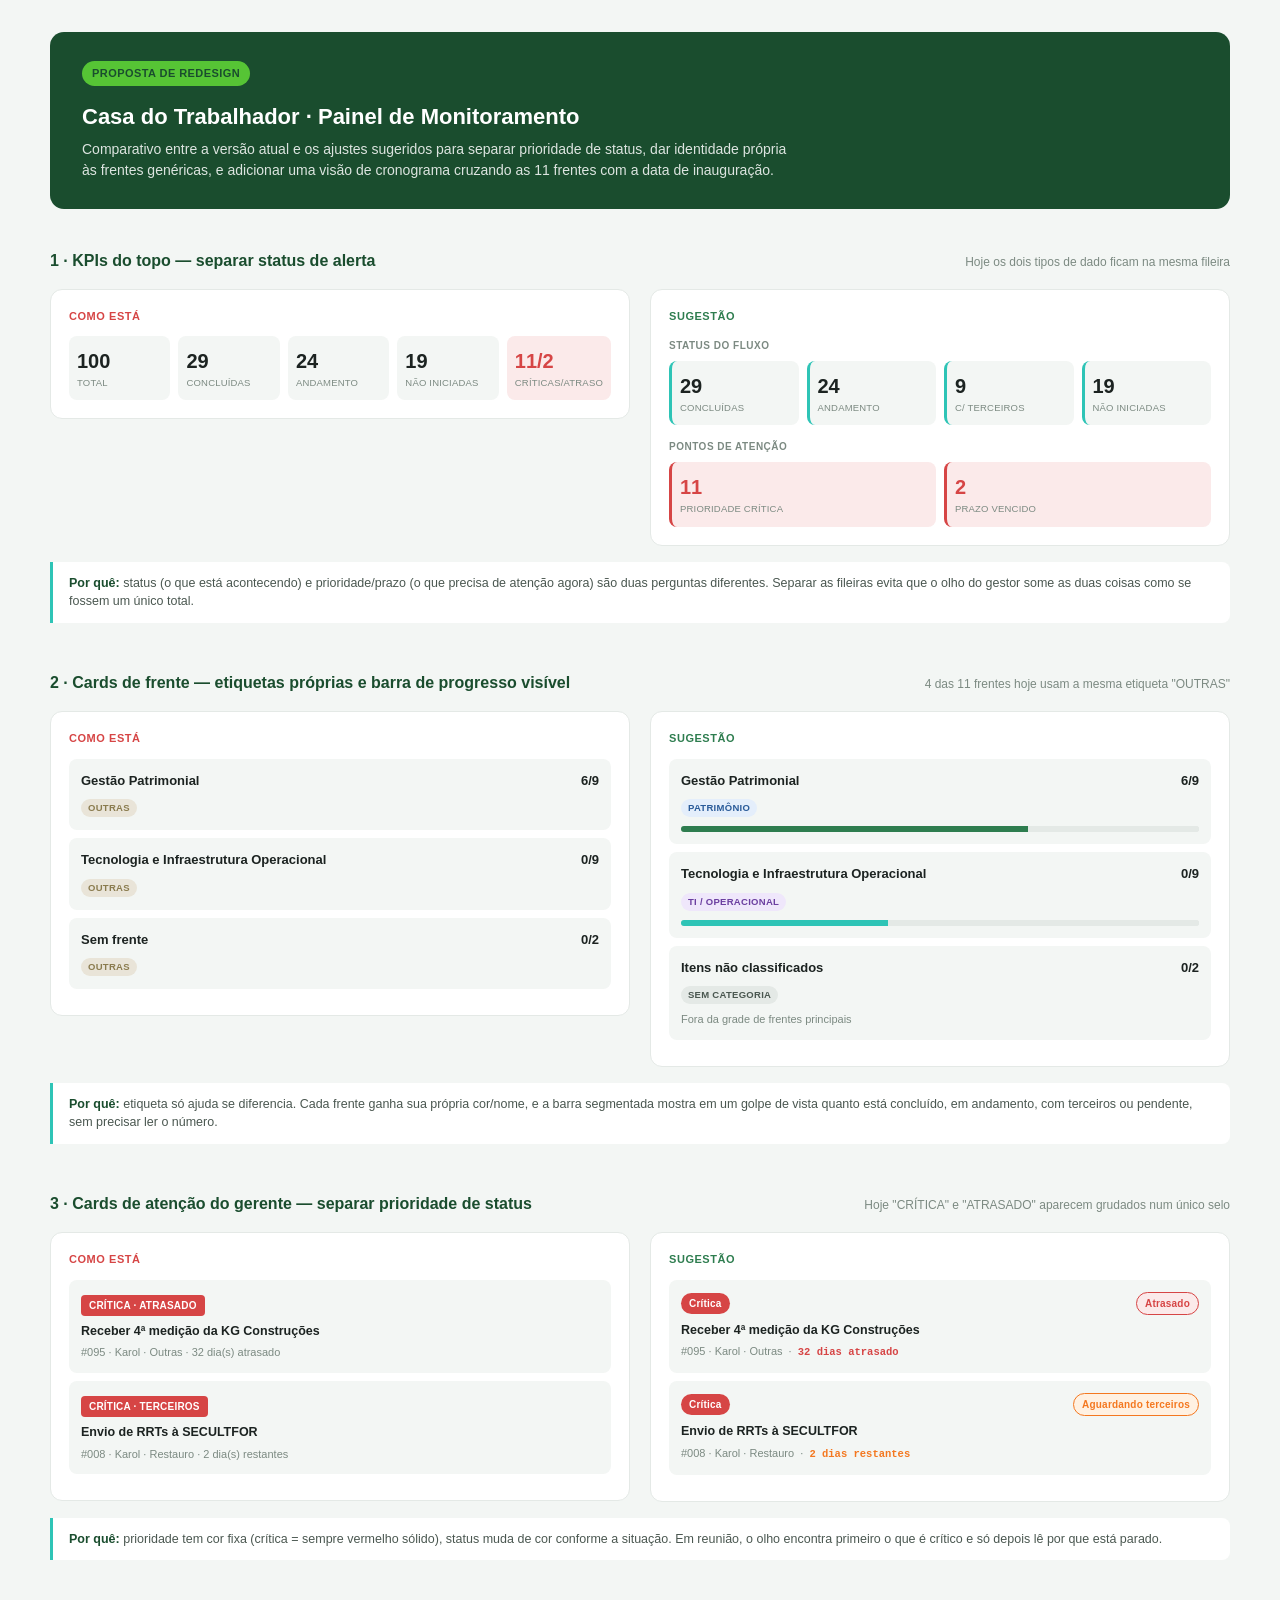
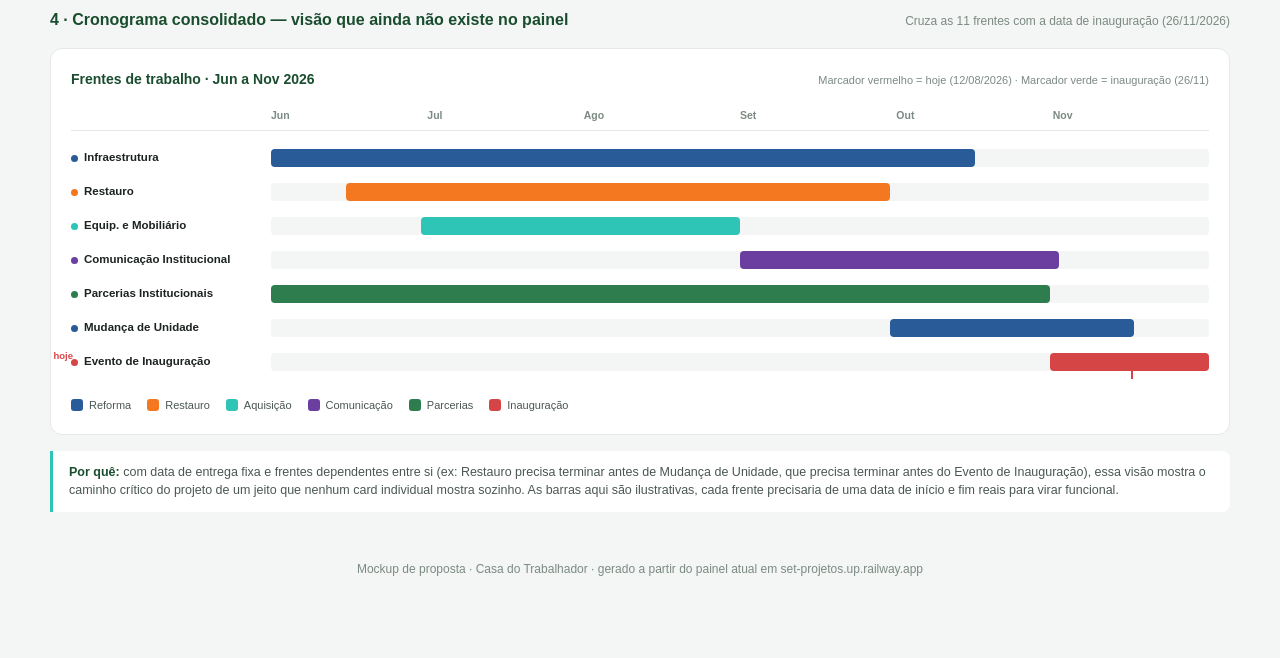
<file: redesign_painel_casa_trabalhador.html>
<!DOCTYPE html>
<html lang="pt-BR">
<head>
<meta charset="UTF-8">
<title>Proposta de Redesign · Casa do Trabalhador</title>
<style>
  :root{
    --verde: #1A4D2E;
    --verde-claro: #2E7D4F;
    --lima: #56C435;
    --teal: #2EC4B6;
    --laranja: #F47820;
    --vermelho: #D64545;
    --cinza-900: #1C2321;
    --cinza-700: #4A5750;
    --cinza-500: #7C8A82;
    --cinza-200: #E4E9E6;
    --cinza-100: #F3F6F4;
    --branco: #FFFFFF;
    --font-display: 'IBM Plex Sans', 'Segoe UI', sans-serif;
    --font-body: 'IBM Plex Sans', 'Segoe UI', sans-serif;
    --font-mono: 'IBM Plex Mono', monospace;
  }
  *{box-sizing:border-box; margin:0; padding:0;}
  body{
    font-family: var(--font-body);
    background: var(--cinza-100);
    color: var(--cinza-900);
    padding: 32px 24px 80px;
    line-height: 1.5;
  }
  .wrap{ max-width: 1180px; margin: 0 auto; }

  .intro{
    background: var(--verde);
    color: var(--branco);
    border-radius: 14px;
    padding: 28px 32px;
    margin-bottom: 40px;
  }
  .intro h1{ font-size: 22px; font-weight: 700; margin-bottom: 6px; }
  .intro p{ color: rgba(255,255,255,0.85); font-size: 14px; max-width: 720px; }
  .intro .tag{
    display:inline-block; background: var(--lima); color: var(--verde);
    font-size: 11px; font-weight: 700; letter-spacing: .04em; text-transform: uppercase;
    padding: 4px 10px; border-radius: 100px; margin-bottom: 14px;
  }

  section{ margin-bottom: 48px; }
  .section-head{ display:flex; align-items:baseline; justify-content:space-between; margin-bottom: 16px; }
  .section-head h2{ font-size: 16px; font-weight: 700; color: var(--verde); }
  .section-head span{ font-size: 12px; color: var(--cinza-500); }

  .before-after{ display:grid; grid-template-columns: 1fr 1fr; gap: 20px; align-items:start; }
  @media (max-width: 900px){ .before-after{ grid-template-columns: 1fr; } }
  .panel{ background: var(--branco); border-radius: 12px; padding: 18px; border: 1px solid var(--cinza-200); }
  .panel-label{ font-size: 11px; font-weight: 700; text-transform: uppercase; letter-spacing: .05em; margin-bottom: 12px; }
  .panel-label.before{ color: var(--vermelho); }
  .panel-label.after{ color: var(--verde-claro); }

  /* --- KPI mock: BEFORE (mixed) --- */
  .kpi-row{ display:grid; grid-template-columns: repeat(5, 1fr); gap: 8px; }
  .kpi{ background: var(--cinza-100); border-radius: 8px; padding: 10px 8px; }
  .kpi .n{ font-size: 20px; font-weight: 700; }
  .kpi .l{ font-size: 9.5px; color: var(--cinza-500); text-transform: uppercase; letter-spacing: .02em; }
  .kpi.crit{ background: #FBEAEA; }
  .kpi.crit .n{ color: var(--vermelho); }

  /* --- KPI mock: AFTER (separated) --- */
  .kpi-group-label{ font-size: 10px; font-weight: 700; color: var(--cinza-500); text-transform: uppercase; letter-spacing: .05em; margin: 14px 0 8px; }
  .kpi-group-label:first-child{ margin-top: 0; }
  .kpi-row.status .kpi{ border-left: 3px solid var(--teal); }
  .kpi-row.alert{ grid-template-columns: repeat(2, 1fr); }
  .kpi-row.alert .kpi{ background: #FBEAEA; border-left: 3px solid var(--vermelho); }
  .kpi-row.alert .kpi .n{ color: var(--vermelho); }

  /* --- Frente card BEFORE --- */
  .frente-card{ background: var(--cinza-100); border-radius: 8px; padding: 12px; margin-bottom: 8px; }
  .frente-card .top{ display:flex; justify-content:space-between; font-size: 13px; font-weight: 600; margin-bottom: 4px; }
  .frente-card .badge{
    display:inline-block; font-size: 9.5px; font-weight: 700; letter-spacing: .03em;
    padding: 2px 7px; border-radius: 100px; margin-top: 4px; text-transform: uppercase;
  }
  .badge.generic{ background: #E9E4D8; color: #8A7B4E; }
  .frente-card .count{ font-size: 11px; color: var(--cinza-500); margin-top: 6px; }

  /* --- Frente card AFTER --- */
  .badge.patrimonio{ background: #E4EEFB; color: #2A5B99; }
  .badge.financeiro{ background: #E9F7EC; color: var(--verde-claro); }
  .badge.ti{ background: #EFE7FB; color: #6B3FA0; }
  .badge.naoclass{ background: var(--cinza-200); color: var(--cinza-700); }
  .bar-track{ height: 6px; background: var(--cinza-200); border-radius: 100px; margin-top: 8px; overflow:hidden; display:flex; }
  .bar-seg.done{ background: var(--verde-claro); }
  .bar-seg.progress{ background: var(--teal); }
  .bar-seg.terceiros{ background: var(--laranja); }
  .bar-seg.pending{ background: var(--cinza-200); }

  /* --- Attention card BEFORE --- */
  .att-card{ background: var(--cinza-100); border-radius: 8px; padding: 12px; margin-bottom: 8px; }
  .att-tag-mixed{
    display:inline-block; background: var(--vermelho); color: #fff; font-size: 10px; font-weight: 700;
    padding: 3px 8px; border-radius: 4px; letter-spacing: .02em; margin-bottom: 6px;
  }
  .att-title{ font-size: 12.5px; font-weight: 600; }
  .att-meta{ font-size: 11px; color: var(--cinza-500); margin-top: 4px; }

  /* --- Attention card AFTER --- */
  .att-head{ display:flex; justify-content:space-between; align-items:center; margin-bottom: 6px; }
  .pill{ font-size: 10px; font-weight: 700; padding: 3px 8px; border-radius: 100px; letter-spacing: .02em; }
  .pill.priority-critica{ background: var(--vermelho); color: #fff; }
  .pill.status-atrasado{ background: #FBEAEA; color: var(--vermelho); border: 1px solid var(--vermelho); }
  .pill.status-terceiros{ background: #FFF1E2; color: var(--laranja); border: 1px solid var(--laranja); }
  .days-badge{ font-size: 10.5px; font-weight: 700; color: var(--vermelho); font-family: var(--font-mono); }

  .why-box{
    background: var(--branco); border-left: 3px solid var(--teal); border-radius: 0 8px 8px 0;
    padding: 12px 16px; margin-top: 16px; font-size: 12.5px; color: var(--cinza-700);
  }
  .why-box b{ color: var(--verde); }

  /* --- GANTT --- */
  .gantt-wrap{ background: var(--branco); border-radius: 12px; border: 1px solid var(--cinza-200); padding: 20px; overflow-x: auto; }
  .gantt-header{ display:flex; align-items:center; justify-content:space-between; margin-bottom:18px; flex-wrap:wrap; gap:10px; }
  .gantt-header h3{ font-size: 14px; color: var(--verde); }
  .gantt-header .today-flag{ font-size: 11px; color: var(--cinza-500); }
  .gantt-grid{ min-width: 760px; }
  .gantt-months{
    display:grid; grid-template-columns: 200px repeat(6, 1fr); font-size: 10.5px; color: var(--cinza-500);
    border-bottom: 1px solid var(--cinza-200); padding-bottom: 6px; margin-bottom: 10px; font-weight:600;
  }
  .gantt-row{ display:grid; grid-template-columns: 200px repeat(6, 1fr); align-items:center; height: 34px; position:relative; }
  .gantt-row .rowlabel{ font-size: 11.5px; font-weight: 600; display:flex; align-items:center; gap:6px; }
  .dot{ width:7px; height:7px; border-radius:50%; flex-shrink:0; }
  .gantt-track{ grid-column: 2 / -1; position: relative; height: 18px; background: var(--cinza-100); border-radius: 4px; }
  .bar{ position:absolute; top:0; height:18px; border-radius: 4px; }
  .today-line{
    position:absolute; top: 26px; bottom: 0; left: calc(200px + 5.5/6 * (100% - 200px));
    border-left: 2px dashed var(--vermelho); z-index: 5;
  }
  .today-label{ position:absolute; top: 4px; font-size: 9.5px; color: var(--vermelho); font-weight:700; transform: translateX(-90%); }
  .legend{ display:flex; gap:16px; margin-top: 18px; flex-wrap:wrap; }
  .legend-item{ display:flex; align-items:center; gap:6px; font-size: 11px; color: var(--cinza-700); }
  .legend-swatch{ width:12px; height:12px; border-radius:3px; }

  .footer-note{ font-size: 12px; color: var(--cinza-500); text-align:center; margin-top: 48px; }
</style>
</head>
<body>
<div class="wrap">

  <div class="intro">
    <div class="tag">Proposta de redesign</div>
    <h1>Casa do Trabalhador · Painel de Monitoramento</h1>
    <p>Comparativo entre a versão atual e os ajustes sugeridos para separar prioridade de status, dar identidade própria às frentes genéricas, e adicionar uma visão de cronograma cruzando as 11 frentes com a data de inauguração.</p>
  </div>

  <!-- 1. KPIs -->
  <section>
    <div class="section-head">
      <h2>1 · KPIs do topo — separar status de alerta</h2>
      <span>Hoje os dois tipos de dado ficam na mesma fileira</span>
    </div>
    <div class="before-after">
      <div class="panel">
        <div class="panel-label before">Como está</div>
        <div class="kpi-row">
          <div class="kpi"><div class="n">100</div><div class="l">Total</div></div>
          <div class="kpi"><div class="n">29</div><div class="l">Concluídas</div></div>
          <div class="kpi"><div class="n">24</div><div class="l">Andamento</div></div>
          <div class="kpi"><div class="n">19</div><div class="l">Não iniciadas</div></div>
          <div class="kpi crit"><div class="n">11/2</div><div class="l">Críticas/Atraso</div></div>
        </div>
      </div>
      <div class="panel">
        <div class="panel-label after">Sugestão</div>
        <div class="kpi-group-label">Status do fluxo</div>
        <div class="kpi-row status" style="grid-template-columns:repeat(4,1fr)">
          <div class="kpi"><div class="n">29</div><div class="l">Concluídas</div></div>
          <div class="kpi"><div class="n">24</div><div class="l">Andamento</div></div>
          <div class="kpi"><div class="n">9</div><div class="l">C/ Terceiros</div></div>
          <div class="kpi"><div class="n">19</div><div class="l">Não iniciadas</div></div>
        </div>
        <div class="kpi-group-label">Pontos de atenção</div>
        <div class="kpi-row alert">
          <div class="kpi"><div class="n">11</div><div class="l">Prioridade crítica</div></div>
          <div class="kpi"><div class="n">2</div><div class="l">Prazo vencido</div></div>
        </div>
      </div>
    </div>
    <div class="why-box"><b>Por quê:</b> status (o que está acontecendo) e prioridade/prazo (o que precisa de atenção agora) são duas perguntas diferentes. Separar as fileiras evita que o olho do gestor some as duas coisas como se fossem um único total.</div>
  </section>

  <!-- 2. Frentes -->
  <section>
    <div class="section-head">
      <h2>2 · Cards de frente — etiquetas próprias e barra de progresso visível</h2>
      <span>4 das 11 frentes hoje usam a mesma etiqueta "OUTRAS"</span>
    </div>
    <div class="before-after">
      <div class="panel">
        <div class="panel-label before">Como está</div>
        <div class="frente-card">
          <div class="top"><span>Gestão Patrimonial</span><span>6/9</span></div>
          <span class="badge generic">Outras</span>
        </div>
        <div class="frente-card">
          <div class="top"><span>Tecnologia e Infraestrutura Operacional</span><span>0/9</span></div>
          <span class="badge generic">Outras</span>
        </div>
        <div class="frente-card">
          <div class="top"><span>Sem frente</span><span>0/2</span></div>
          <span class="badge generic">Outras</span>
        </div>
      </div>
      <div class="panel">
        <div class="panel-label after">Sugestão</div>
        <div class="frente-card">
          <div class="top"><span>Gestão Patrimonial</span><span>6/9</span></div>
          <span class="badge patrimonio">Patrimônio</span>
          <div class="bar-track">
            <div class="bar-seg done" style="width:67%"></div>
            <div class="bar-seg pending" style="width:33%"></div>
          </div>
        </div>
        <div class="frente-card">
          <div class="top"><span>Tecnologia e Infraestrutura Operacional</span><span>0/9</span></div>
          <span class="badge ti">TI / Operacional</span>
          <div class="bar-track">
            <div class="bar-seg progress" style="width:40%"></div>
            <div class="bar-seg pending" style="width:60%"></div>
          </div>
        </div>
        <div class="frente-card">
          <div class="top"><span>Itens não classificados</span><span>0/2</span></div>
          <span class="badge naoclass">Sem categoria</span>
          <div class="count">Fora da grade de frentes principais</div>
        </div>
      </div>
    </div>
    <div class="why-box"><b>Por quê:</b> etiqueta só ajuda se diferencia. Cada frente ganha sua própria cor/nome, e a barra segmentada mostra em um golpe de vista quanto está concluído, em andamento, com terceiros ou pendente, sem precisar ler o número.</div>
  </section>

  <!-- 3. Cards de atenção -->
  <section>
    <div class="section-head">
      <h2>3 · Cards de atenção do gerente — separar prioridade de status</h2>
      <span>Hoje "CRÍTICA" e "ATRASADO" aparecem grudados num único selo</span>
    </div>
    <div class="before-after">
      <div class="panel">
        <div class="panel-label before">Como está</div>
        <div class="att-card">
          <div class="att-tag-mixed">CRÍTICA · ATRASADO</div>
          <div class="att-title">Receber 4ª medição da KG Construções</div>
          <div class="att-meta">#095 · Karol · Outras · 32 dia(s) atrasado</div>
        </div>
        <div class="att-card">
          <div class="att-tag-mixed">CRÍTICA · TERCEIROS</div>
          <div class="att-title">Envio de RRTs à SECULTFOR</div>
          <div class="att-meta">#008 · Karol · Restauro · 2 dia(s) restantes</div>
        </div>
      </div>
      <div class="panel">
        <div class="panel-label after">Sugestão</div>
        <div class="att-card">
          <div class="att-head">
            <span class="pill priority-critica">Crítica</span>
            <span class="pill status-atrasado">Atrasado</span>
          </div>
          <div class="att-title">Receber 4ª medição da KG Construções</div>
          <div class="att-meta">#095 · Karol · Outras &nbsp;·&nbsp; <span class="days-badge">32 dias atrasado</span></div>
        </div>
        <div class="att-card">
          <div class="att-head">
            <span class="pill priority-critica">Crítica</span>
            <span class="pill status-terceiros">Aguardando terceiros</span>
          </div>
          <div class="att-title">Envio de RRTs à SECULTFOR</div>
          <div class="att-meta">#008 · Karol · Restauro &nbsp;·&nbsp; <span class="days-badge" style="color:var(--laranja)">2 dias restantes</span></div>
        </div>
      </div>
    </div>
    <div class="why-box"><b>Por quê:</b> prioridade tem cor fixa (crítica = sempre vermelho sólido), status muda de cor conforme a situação. Em reunião, o olho encontra primeiro o que é crítico e só depois lê por que está parado.</div>
  </section>

  <!-- 4. Gantt -->
  <section>
    <div class="section-head">
      <h2>4 · Cronograma consolidado — visão que ainda não existe no painel</h2>
      <span>Cruza as 11 frentes com a data de inauguração (26/11/2026)</span>
    </div>
    <div class="gantt-wrap">
      <div class="gantt-header">
        <h3>Frentes de trabalho · Jun a Nov 2026</h3>
        <span class="today-flag">Marcador vermelho = hoje (12/08/2026) · Marcador verde = inauguração (26/11)</span>
      </div>
      <div class="gantt-grid">
        <div class="gantt-months">
          <div></div><div>Jun</div><div>Jul</div><div>Ago</div><div>Set</div><div>Out</div><div>Nov</div>
        </div>

        <div class="gantt-row">
          <div class="rowlabel"><span class="dot" style="background:#2A5B99"></span>Infraestrutura</div>
          <div class="gantt-track"><div class="bar" style="left:0%; width:75%; background:#2A5B99"></div></div>
        </div>
        <div class="gantt-row">
          <div class="rowlabel"><span class="dot" style="background:var(--laranja)"></span>Restauro</div>
          <div class="gantt-track"><div class="bar" style="left:8%; width:58%; background:var(--laranja)"></div></div>
        </div>
        <div class="gantt-row">
          <div class="rowlabel"><span class="dot" style="background:var(--teal)"></span>Equip. e Mobiliário</div>
          <div class="gantt-track"><div class="bar" style="left:16%; width:34%; background:var(--teal)"></div></div>
        </div>
        <div class="gantt-row">
          <div class="rowlabel"><span class="dot" style="background:#6B3FA0"></span>Comunicação Institucional</div>
          <div class="gantt-track"><div class="bar" style="left:50%; width:34%; background:#6B3FA0"></div></div>
        </div>
        <div class="gantt-row">
          <div class="rowlabel"><span class="dot" style="background:var(--verde-claro)"></span>Parcerias Institucionais</div>
          <div class="gantt-track"><div class="bar" style="left:0%; width:83%; background:var(--verde-claro)"></div></div>
        </div>
        <div class="gantt-row">
          <div class="rowlabel"><span class="dot" style="background:#2A5B99"></span>Mudança de Unidade</div>
          <div class="gantt-track"><div class="bar" style="left:66%; width:26%; background:#2A5B99"></div></div>
        </div>
        <div class="gantt-row">
          <div class="rowlabel"><span class="dot" style="background:var(--vermelho)"></span>Evento de Inauguração</div>
          <div class="gantt-track"><div class="bar" style="left:83%; width:17%; background:var(--vermelho)"></div></div>
          <div class="today-line"></div>
          <div class="today-label">hoje</div>
        </div>

      </div>
      <div class="legend">
        <div class="legend-item"><div class="legend-swatch" style="background:#2A5B99"></div>Reforma</div>
        <div class="legend-item"><div class="legend-swatch" style="background:var(--laranja)"></div>Restauro</div>
        <div class="legend-item"><div class="legend-swatch" style="background:var(--teal)"></div>Aquisição</div>
        <div class="legend-item"><div class="legend-swatch" style="background:#6B3FA0"></div>Comunicação</div>
        <div class="legend-item"><div class="legend-swatch" style="background:var(--verde-claro)"></div>Parcerias</div>
        <div class="legend-item"><div class="legend-swatch" style="background:var(--vermelho)"></div>Inauguração</div>
      </div>
    </div>
    <div class="why-box"><b>Por quê:</b> com data de entrega fixa e frentes dependentes entre si (ex: Restauro precisa terminar antes de Mudança de Unidade, que precisa terminar antes do Evento de Inauguração), essa visão mostra o caminho crítico do projeto de um jeito que nenhum card individual mostra sozinho. As barras aqui são ilustrativas, cada frente precisaria de uma data de início e fim reais para virar funcional.</div>
  </section>

  <div class="footer-note">Mockup de proposta · Casa do Trabalhador · gerado a partir do painel atual em set-projetos.up.railway.app</div>

</div>
</body>
</html>
</file>
